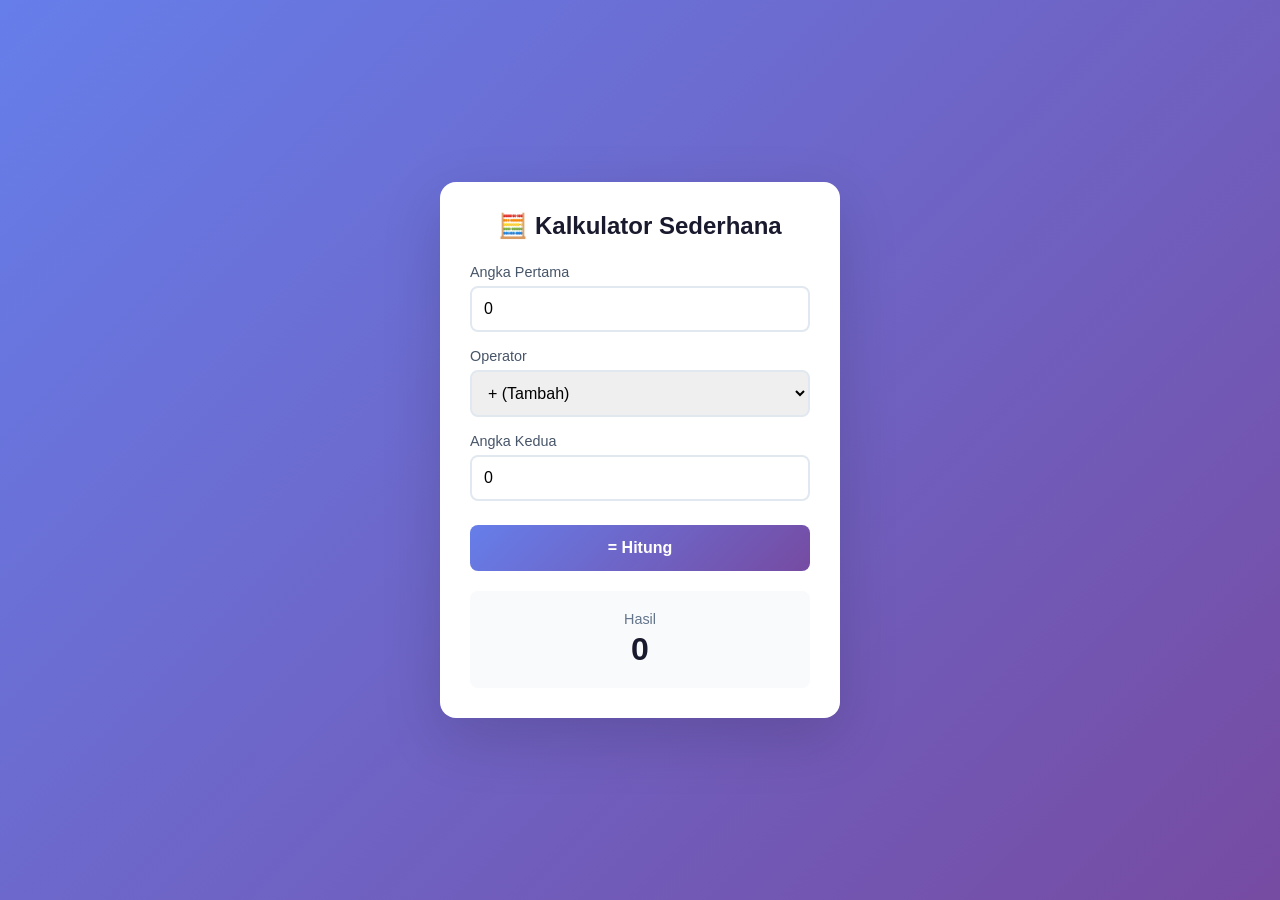
<file: prompting-fundamental/proyek/01-kalkulator/index.html>
<!DOCTYPE html>
<html lang="id">
<head>
  <meta charset="UTF-8">
  <meta name="viewport" content="width=device-width, initial-scale=1.0">
  <title>🧮 Kalkulator Sederhana</title>
  <style>
    * { margin: 0; padding: 0; box-sizing: border-box; }

    body {
      font-family: -apple-system, BlinkMacSystemFont, 'Segoe UI', Roboto, sans-serif;
      background: linear-gradient(135deg, #667eea 0%, #764ba2 100%);
      min-height: 100vh;
      display: flex;
      align-items: center;
      justify-content: center;
      padding: 20px;
    }

    .kalkulator {
      background: white;
      padding: 30px;
      border-radius: 16px;
      box-shadow: 0 20px 60px rgba(0, 0, 0, 0.15);
      width: 100%;
      max-width: 400px;
    }

    .kalkulator h1 {
      text-align: center;
      color: #1a1a2e;
      margin-bottom: 24px;
      font-size: 1.5em;
    }

    .input-group {
      margin-bottom: 16px;
    }

    .input-group label {
      display: block;
      margin-bottom: 6px;
      color: #475569;
      font-weight: 500;
      font-size: 0.9em;
    }

    .input-group input,
    .input-group select {
      width: 100%;
      padding: 12px;
      border: 2px solid #e2e8f0;
      border-radius: 8px;
      font-size: 16px;
      transition: border-color 0.2s;
    }

    .input-group input:focus,
    .input-group select:focus {
      outline: none;
      border-color: #667eea;
    }

    .operator-group {
      display: flex;
      gap: 8px;
    }

    .operator-group select {
      flex: 1;
    }

    .btn-hitung {
      width: 100%;
      padding: 14px;
      background: linear-gradient(135deg, #667eea 0%, #764ba2 100%);
      color: white;
      border: none;
      border-radius: 8px;
      font-size: 16px;
      font-weight: 600;
      cursor: pointer;
      transition: transform 0.2s, box-shadow 0.2s;
      margin-top: 8px;
    }

    .btn-hitung:hover {
      transform: translateY(-2px);
      box-shadow: 0 8px 20px rgba(102, 126, 234, 0.4);
    }

    .btn-hitung:active {
      transform: translateY(0);
    }

    .hasil-container {
      margin-top: 20px;
      padding: 20px;
      background: #f8fafc;
      border-radius: 8px;
      text-align: center;
    }

    .hasil-label {
      color: #64748b;
      font-size: 0.9em;
      margin-bottom: 4px;
    }

    .hasil-angka {
      font-size: 2em;
      font-weight: bold;
      color: #1a1a2e;
    }

    .hasil-angka.positif { color: #10b981; }
    .hasil-angka.negatif { color: #ef4444; }

    .error-message {
      color: #ef4444;
      font-size: 0.9em;
      margin-top: 8px;
      display: none;
    }

    .error-message.show {
      display: block;
    }

    /* Animasi */
    @keyframes fadeIn {
      from { opacity: 0; transform: translateY(10px); }
      to { opacity: 1; transform: translateY(0); }
    }

    .fade-in {
      animation: fadeIn 0.3s ease;
    }
  </style>
</head>
<body>
  <div class="kalkulator">
    <h1>🧮 Kalkulator Sederhana</h1>

    <!-- Input Angka 1 -->
    <div class="input-group">
      <label for="angka1">Angka Pertama</label>
      <input type="number" id="angka1" placeholder="Masukkan angka..." value="0">
    </div>

    <!-- Operator -->
    <div class="input-group">
      <label for="operator">Operator</label>
      <select id="operator">
        <option value="+">+ (Tambah)</option>
        <option value="-">− (Kurang)</option>
        <option value="*">× (Kali)</option>
        <option value="/">÷ (Bagi)</option>
      </select>
    </div>

    <!-- Input Angka 2 -->
    <div class="input-group">
      <label for="angka2">Angka Kedua</label>
      <input type="number" id="angka2" placeholder="Masukkan angka..." value="0">
    </div>

    <!-- Tombol Hitung -->
    <button class="btn-hitung" onclick="hitung()">= Hitung</button>

    <!-- Error Message -->
    <div class="error-message" id="errorMessage"></div>

    <!-- Hasil -->
    <div class="hasil-container fade-in" id="hasilContainer">
      <div class="hasil-label">Hasil</div>
      <div class="hasil-angka" id="hasilAngka">0</div>
    </div>
  </div>

  <script>
    // Fungsi validasi input
    function validasiInput(angka1, angka2) {
      if (angka1 === '' || angka2 === '') {
        return 'Input tidak boleh kosong!';
      }
      if (isNaN(angka1) || isNaN(angka2)) {
        return 'Input harus berupa angka!';
      }
      return null; // Tidak ada error
    }

    // Fungsi kalkulasi (fungsi murni untuk perhitungan)
    function kalkulasi(angka1, angka2, operator) {
      switch (operator) {
        case '+': return angka1 + angka2;
        case '-': return angka1 - angka2;
        case '*': return angka1 * angka2;
        case '/': 
          if (angka2 === 0) return 'Error: Pembagian dengan 0!';
          return angka1 / angka2;
        default: return 'Error: Operator tidak dikenal!';
      }
    }

    // Fungsi tampilkan hasil
    function tampilkanHasil(hasil) {
      const hasilElement = document.getElementById('hasilAngka');
      
      if (typeof hasil === 'string') {
        // Error message
        hasilElement.textContent = hasil;
        hasilElement.className = 'hasil-angka negatif';
      } else {
        // Format angka
        const formatted = Number.isInteger(hasil) ? hasil : hasil.toFixed(2);
        hasilElement.textContent = formatted;
        hasilElement.className = 'hasil-angka ' + (hasil < 0 ? 'negatif' : 'positif');
      }
    }

    // Fungsi utama
    function hitung() {
      // Ambil input
      const input1 = document.getElementById('angka1');
      const input2 = document.getElementById('angka2');
      const operator = document.getElementById('operator').value;
      const errorElement = document.getElementById('errorMessage');

      // Validasi
      const error = validasiInput(input1.value, input2.value);
      if (error) {
        errorElement.textContent = error;
        errorElement.classList.add('show');
        return;
      }

      errorElement.classList.remove('show');

      // Konversi ke number
      const angka1 = parseFloat(input1.value);
      const angka2 = parseFloat(input2.value);

      // Hitung
      const hasil = kalkulasi(angka1, angka2, operator);

      // Tampilkan
      tampilkanHasil(hasil);
    }

    // Event listener untuk Enter key
    document.addEventListener('keydown', function(e) {
      if (e.key === 'Enter') {
        hitung();
      }
    });
  </script>
</body>
</html>
</file>
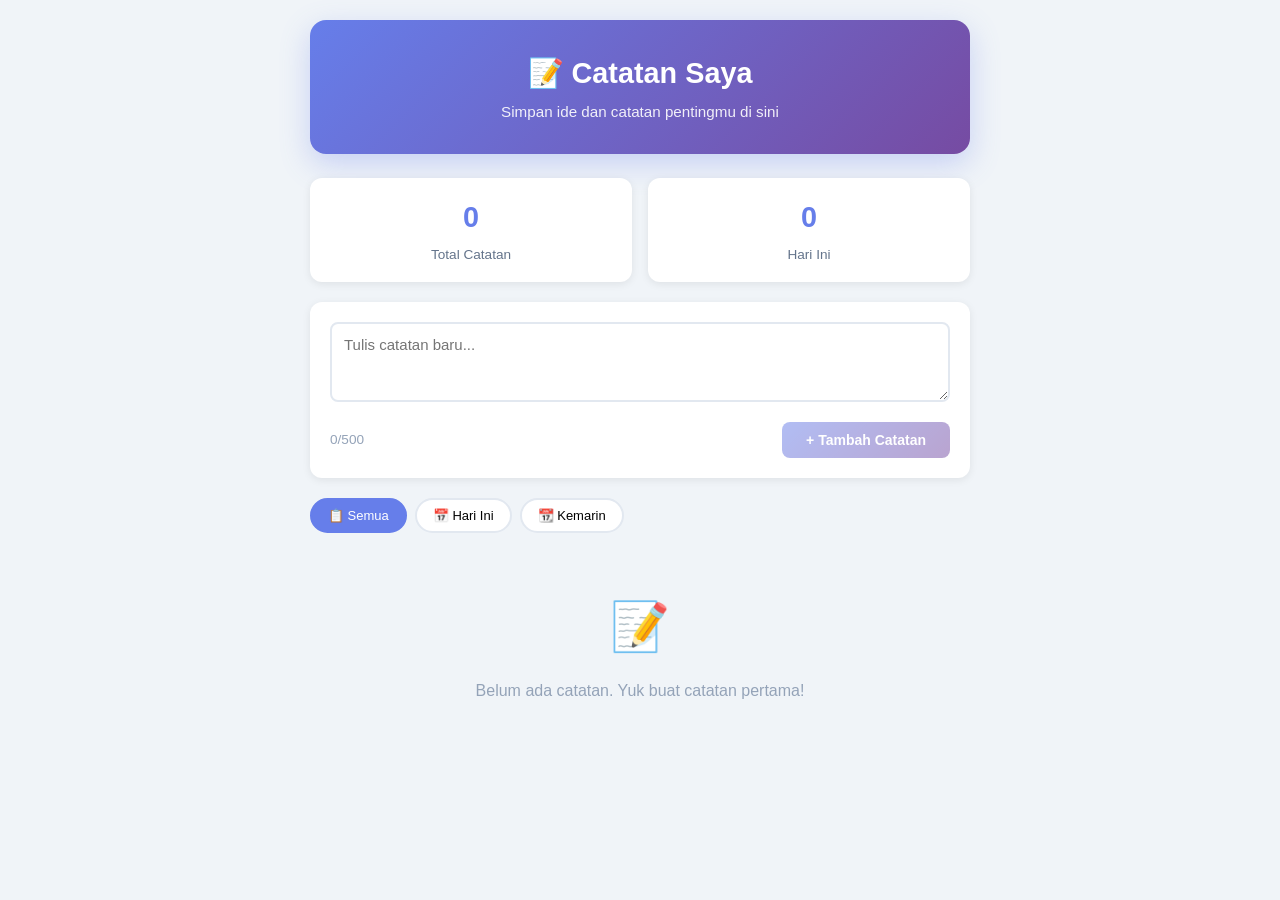
<file: prompting-fundamental/proyek/02-catatan/index.html>
<!DOCTYPE html>
<html lang="id">
<head>
  <meta charset="UTF-8">
  <meta name="viewport" content="width=device-width, initial-scale=1.0">
  <title>📝 Aplikasi Catatan</title>
  <style>
    * { margin: 0; padding: 0; box-sizing: border-box; }

    body {
      font-family: -apple-system, BlinkMacSystemFont, 'Segoe UI', Roboto, sans-serif;
      background: #f0f4f8;
      color: #1a1a2e;
      line-height: 1.6;
      min-height: 100vh;
    }

    .container {
      max-width: 700px;
      margin: 0 auto;
      padding: 20px;
    }

    /* Header */
    .header {
      text-align: center;
      padding: 30px 20px;
      background: linear-gradient(135deg, #667eea, #764ba2);
      border-radius: 16px;
      color: white;
      margin-bottom: 24px;
      box-shadow: 0 10px 30px rgba(102, 126, 234, 0.3);
    }

    .header h1 {
      font-size: 1.8em;
      margin-bottom: 4px;
    }

    .header .subtitle {
      opacity: 0.9;
      font-size: 0.95em;
    }

    /* Stats */
    .stats {
      display: flex;
      gap: 16px;
      margin-bottom: 20px;
    }

    .stat-card {
      flex: 1;
      background: white;
      padding: 16px;
      border-radius: 12px;
      text-align: center;
      box-shadow: 0 2px 8px rgba(0,0,0,0.08);
    }

    .stat-card .angka {
      font-size: 1.8em;
      font-weight: bold;
      color: #667eea;
    }

    .stat-card .label {
      font-size: 0.85em;
      color: #64748b;
      margin-top: 4px;
    }

    /* Input Area */
    .input-area {
      background: white;
      padding: 20px;
      border-radius: 12px;
      box-shadow: 0 2px 8px rgba(0,0,0,0.08);
      margin-bottom: 20px;
    }

    .input-area textarea {
      width: 100%;
      min-height: 80px;
      padding: 12px;
      border: 2px solid #e2e8f0;
      border-radius: 8px;
      font-family: inherit;
      font-size: 15px;
      resize: vertical;
      transition: border-color 0.2s;
    }

    .input-area textarea:focus {
      outline: none;
      border-color: #667eea;
    }

    .input-footer {
      display: flex;
      justify-content: space-between;
      align-items: center;
      margin-top: 12px;
    }

    .char-count {
      font-size: 0.85em;
      color: #94a3b8;
    }

    .btn-tambah {
      padding: 10px 24px;
      background: linear-gradient(135deg, #667eea, #764ba2);
      color: white;
      border: none;
      border-radius: 8px;
      font-size: 14px;
      font-weight: 600;
      cursor: pointer;
      transition: transform 0.2s, box-shadow 0.2s;
    }

    .btn-tambah:hover {
      transform: translateY(-1px);
      box-shadow: 0 4px 12px rgba(102, 126, 234, 0.4);
    }

    .btn-tambah:disabled {
      opacity: 0.5;
      cursor: not-allowed;
      transform: none;
    }

    /* Filter */
    .filter-area {
      display: flex;
      gap: 8px;
      margin-bottom: 16px;
      flex-wrap: wrap;
    }

    .btn-filter {
      padding: 8px 16px;
      border: 2px solid #e2e8f0;
      background: white;
      border-radius: 20px;
      cursor: pointer;
      font-size: 13px;
      transition: all 0.2s;
    }

    .btn-filter:hover {
      border-color: #667eea;
      color: #667eea;
    }

    .btn-filter.active {
      background: #667eea;
      color: white;
      border-color: #667eea;
    }

    /* Catatan List */
    .catatan-list {
      display: flex;
      flex-direction: column;
      gap: 12px;
    }

    .catatan-card {
      background: white;
      padding: 16px;
      border-radius: 12px;
      box-shadow: 0 2px 8px rgba(0,0,0,0.08);
      animation: slideIn 0.3s ease;
      border-left: 4px solid #667eea;
    }

    @keyframes slideIn {
      from { opacity: 0; transform: translateY(-10px); }
      to { opacity: 1; transform: translateY(0); }
    }

    .catatan-card .teks {
      font-size: 15px;
      margin-bottom: 8px;
      word-wrap: break-word;
      cursor: pointer;
    }

    .catatan-card .teks.edit-mode {
      display: none;
    }

    .catatan-card .edit-input {
      display: none;
    }

    .catatan-card .edit-input.show {
      display: block;
    }

    .catatan-card .edit-input textarea {
      width: 100%;
      min-height: 60px;
      padding: 8px;
      border: 2px solid #667eea;
      border-radius: 6px;
      font-family: inherit;
      font-size: 14px;
      resize: vertical;
    }

    .catatan-card .meta {
      display: flex;
      justify-content: space-between;
      align-items: center;
      font-size: 0.85em;
      color: #94a3b8;
    }

    .catatan-card .actions {
      display: flex;
      gap: 8px;
    }

    .catatan-card .actions button {
      padding: 4px 12px;
      border: none;
      border-radius: 6px;
      cursor: pointer;
      font-size: 12px;
      font-weight: 600;
      transition: all 0.2s;
    }

    .btn-edit {
      background: #e0e7ff;
      color: #4338ca;
    }

    .btn-edit:hover { background: #c7d2fe; }

    .btn-hapus {
      background: #fee2e2;
      color: #dc2626;
    }

    .btn-hapus:hover { background: #fecaca; }

    .btn-simpan-edit {
      background: #10b981;
      color: white;
    }

    .btn-simpan-edit:hover { background: #059669; }

    .btn-batal-edit {
      background: #e2e8f0;
      color: #475569;
    }

    /* Empty State */
    .empty-state {
      text-align: center;
      padding: 40px 20px;
      color: #94a3b8;
    }

    .empty-state .icon {
      font-size: 3em;
      margin-bottom: 12px;
    }

    /* Responsive */
    @media (max-width: 600px) {
      .stats { flex-direction: column; }
      .container { padding: 12px; }
    }
  </style>
</head>
<body>
  <div class="container">
    <!-- Header -->
    <div class="header">
      <h1>📝 Catatan Saya</h1>
      <p class="subtitle">Simpan ide dan catatan pentingmu di sini</p>
    </div>

    <!-- Stats -->
    <div class="stats">
      <div class="stat-card">
        <div class="angka" id="totalCatatan">0</div>
        <div class="label">Total Catatan</div>
      </div>
      <div class="stat-card">
        <div class="angka" id="hariIni">0</div>
        <div class="label">Hari Ini</div>
      </div>
    </div>

    <!-- Input -->
    <div class="input-area">
      <textarea id="inputCatatan" placeholder="Tulis catatan baru..." maxlength="500" oninput="updateCharCount()"></textarea>
      <div class="input-footer">
        <span class="char-count"><span id="charCount">0</span>/500</span>
        <button class="btn-tambah" id="btnTambah" onclick="tambahCatatan()">+ Tambah Catatan</button>
      </div>
    </div>

    <!-- Filter -->
    <div class="filter-area">
      <button class="btn-filter active" onclick="filterCatatan('semua', this)">📋 Semua</button>
      <button class="btn-filter" onclick="filterCatatan('hariini', this)">📅 Hari Ini</button>
      <button class="btn-filter" onclick="filterCatatan('kemarin', this)">📆 Kemarin</button>
    </div>

    <!-- Daftar Catatan -->
    <div class="catatan-list" id="catatanList">
      <div class="empty-state">
        <div class="icon">📝</div>
        <p>Belum ada catatan. Yuk buat catatan pertama!</p>
      </div>
    </div>
  </div>

  <script>
    // ==================== STATE MANAGEMENT ====================
    const State = {
      catatan: [],
      filter: 'semua',

      init() {
        this.catatan = this.loadData();
        this.render();
      },

      tambah(teks) {
        const now = new Date();
        const catatanBaru = {
          id: Date.now(),
          teks: teks,
          createdAt: now.toISOString(),
          updatedAt: now.toISOString()
        };
        this.catatan.unshift(catatanBaru);
        this.simpanData();
        this.render();
      },

      hapus(id) {
        this.catatan = this.catatan.filter(c => c.id !== id);
        this.simpanData();
        this.render();
      },

      edit(id, teksBaru) {
        const catatan = this.catatan.find(c => c.id === id);
        if (catatan) {
          catatan.teks = teksBaru;
          catatan.updatedAt = new Date().toISOString();
          this.simpanData();
          this.render();
        }
      },

      simpanData() {
        localStorage.setItem('catatanApp', JSON.stringify(this.catatan));
      },

      loadData() {
        const data = localStorage.getItem('catatanApp');
        return data ? JSON.parse(data) : [];
      },

      getFilteredData() {
        const today = new Date();
        const yesterday = new Date(today);
        yesterday.setDate(yesterday.getDate() - 1);

        const todayStr = today.toDateString();
        const yesterdayStr = yesterday.toDateString();

        switch (this.filter) {
          case 'hariini':
            return this.catatan.filter(c => new Date(c.createdAt).toDateString() === todayStr);
          case 'kemarin':
            return this.catatan.filter(c => new Date(c.createdAt).toDateString() === yesterdayStr);
          default:
            return this.catatan;
        }
      },

      render() {
        renderStats();
        renderCatatan();
      }
    };

    // ==================== FUNGSI RENDER ====================

    function renderStats() {
      const total = State.catatan.length;
      const today = new Date().toDateString();
      const hariIni = State.catatan.filter(c => new Date(c.createdAt).toDateString() === today).length;

      document.getElementById('totalCatatan').textContent = total;
      document.getElementById('hariIni').textContent = hariIni;
    }

    function renderCatatan() {
      const list = document.getElementById('catatanList');
      const filteredData = State.getFilteredData();

      if (filteredData.length === 0) {
        list.innerHTML = `
          <div class="empty-state">
            <div class="icon">📝</div>
            <p>${State.catatan.length === 0 ? 'Belum ada catatan. Yuk buat catatan pertama!' : 'Tidak ada catatan untuk filter ini.'}</p>
          </div>
        `;
        return;
      }

      list.innerHTML = filteredData.map(catatan => `
        <div class="catatan-card" id="card-${catatan.id}">
          <div class="teks" id="teks-${catatan.id}">${escapeHtml(catatan.teks)}</div>

          <div class="edit-input" id="edit-${catatan.id}">
            <textarea id="editText-${catatan.id}">${escapeHtml(catatan.teks)}</textarea>
            <div style="display:flex; gap:8px; margin-top:8px;">
              <button class="btn-simpan-edit" onclick="simpanEdit(${catatan.id})">💾 Simpan</button>
              <button class="btn-batal-edit" onclick="batalEdit(${catatan.id})">✕ Batal</button>
            </div>
          </div>

          <div class="meta">
            <span>${formatTanggal(catatan.createdAt)}</span>
            <div class="actions">
              <button class="btn-edit" onclick="mulaiEdit(${catatan.id})">✏️ Edit</button>
              <button class="btn-hapus" onclick="hapusCatatan(${catatan.id})">🗑️ Hapus</button>
            </div>
          </div>
        </div>
      `).join('');
    }

    // ==================== FUNGSI UTILITAS ====================

    function escapeHtml(teks) {
      const div = document.createElement('div');
      div.textContent = teks;
      return div.innerHTML;
    }

    function formatTanggal(dateStr) {
      const date = new Date(dateStr);
      const hari = ['Minggu', 'Senin', 'Selasa', 'Rabu', 'Kamis', 'Jumat', 'Sabtu'];
      const bulan = ['Jan', 'Feb', 'Mar', 'Apr', 'Mei', 'Jun', 'Jul', 'Agu', 'Sep', 'Okt', 'Nov', 'Des'];

      const namaHari = hari[date.getDay()];
      const tgl = date.getDate();
      const bln = bulan[date.getMonth()];
      const tahun = date.getFullYear();
      const jam = date.getHours().toString().padStart(2, '0');
      const menit = date.getMinutes().toString().padStart(2, '0');

      return `${namaHari}, ${tgl} ${bln} ${tahun} · ${jam}:${menit}`;
    }

    function updateCharCount() {
      const count = document.getElementById('inputCatatan').value.length;
      document.getElementById('charCount').textContent = count;
      document.getElementById('btnTambah').disabled = count === 0;
    }

    // ==================== FUNGSI CRUD ====================

    function tambahCatatan() {
      const input = document.getElementById('inputCatatan');
      const teks = input.value.trim();

      if (teks === '') return;

      State.tambah(teks);
      input.value = '';
      updateCharCount();
    }

    function hapusCatatan(id) {
      if (confirm('Hapus catatan ini?')) {
        State.hapus(id);
      }
    }

    function mulaiEdit(id) {
      document.getElementById(`teks-${id}`).style.display = 'none';
      document.getElementById(`edit-${id}`).classList.add('show');
    }

    function simpanEdit(id) {
      const teksBaru = document.getElementById(`editText-${id}`).value.trim();
      if (teksBaru === '') return;

      State.edit(id, teksBaru);
    }

    function batalEdit(id) {
      document.getElementById(`teks-${id}`).style.display = 'block';
      document.getElementById(`edit-${id}`).classList.remove('show');
    }

    function filterCatatan(filter, btn) {
      State.filter = filter;
      
      // Update active button
      document.querySelectorAll('.btn-filter').forEach(b => b.classList.remove('active'));
      btn.classList.add('active');

      State.render();
    }

    // ==================== INITIALIZATION ====================
    document.addEventListener('DOMContentLoaded', () => {
      State.init();
      updateCharCount();
    });

    // Enter to add
    document.addEventListener('keydown', (e) => {
      if (e.key === 'Enter' && !e.shiftKey) {
        const textarea = document.getElementById('inputCatatan');
        if (document.activeElement === textarea) {
          e.preventDefault();
          tambahCatatan();
        }
      }
    });
  </script>
</body>
</html>
</file>
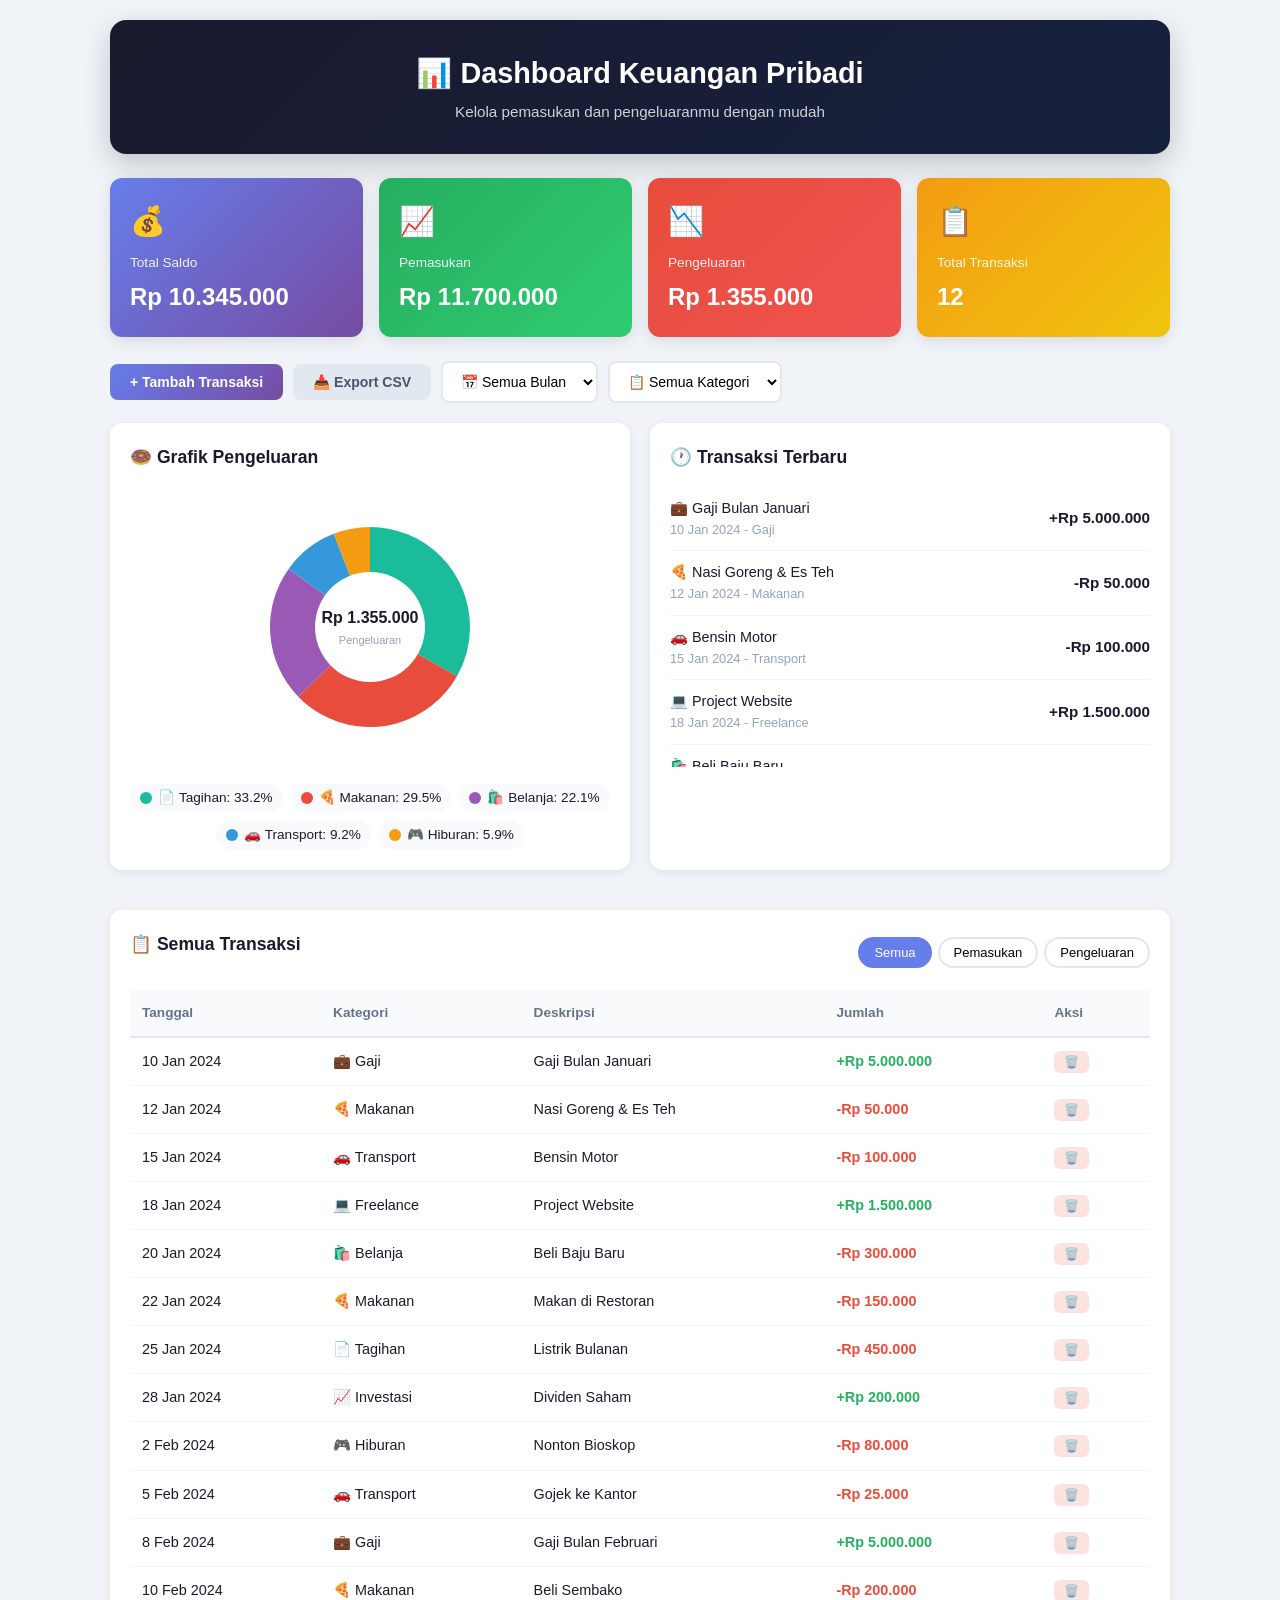
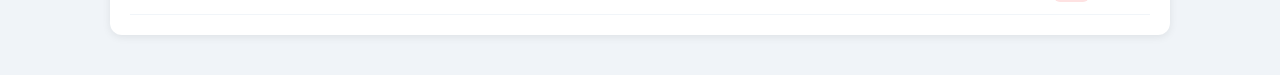
<file: prompting-fundamental/proyek/03-dashboard-keuangan/index.html>
<!DOCTYPE html>
<html lang="id">
<head>
  <meta charset="UTF-8">
  <meta name="viewport" content="width=device-width, initial-scale=1.0">
  <title>📊 Dashboard Keuangan</title>
  <link rel="stylesheet" href="css/style.css">
</head>
<body>
  <div class="container">
    <!-- Header -->
    <header class="header">
      <h1>📊 Dashboard Keuangan Pribadi</h1>
      <p>Kelola pemasukan dan pengeluaranmu dengan mudah</p>
    </header>

    <!-- Ringkasan -->
    <section class="ringkasan" id="ringkasan">
      <div class="kartu-ringkasan" style="background: linear-gradient(135deg, #667eea, #764ba2);">
        <div class="kartu-icon">💰</div>
        <div class="kartu-label">Total Saldo</div>
        <div class="kartu-angka" id="totalSaldo">Rp 0</div>
      </div>
      <div class="kartu-ringkasan" style="background: linear-gradient(135deg, #27AE60, #2ECC71);">
        <div class="kartu-icon">📈</div>
        <div class="kartu-label">Pemasukan</div>
        <div class="kartu-angka" id="totalPemasukan">Rp 0</div>
      </div>
      <div class="kartu-ringkasan" style="background: linear-gradient(135deg, #E74C3C, #EF5350);">
        <div class="kartu-icon">📉</div>
        <div class="kartu-label">Pengeluaran</div>
        <div class="kartu-angka" id="totalPengeluaran">Rp 0</div>
      </div>
      <div class="kartu-ringkasan" style="background: linear-gradient(135deg, #F39C12, #F1C40F);">
        <div class="kartu-icon">📋</div>
        <div class="kartu-label">Total Transaksi</div>
        <div class="kartu-angka" id="totalTransaksi">0</div>
      </div>
    </section>

    <!-- Aksi Cepat -->
    <section class="aksi-cepat">
      <button class="btn btn-primary" onclick="toggleForm()">+ Tambah Transaksi</button>
      <button class="btn btn-secondary" onclick="State.exportCSV()">📥 Export CSV</button>
      <select class="filter-select" id="filterBulan" onchange="State.applyFilter()"></select>
      <select class="filter-select" id="filterKategori" onchange="State.applyFilter()"></select>
    </section>

    <!-- Form Tambah Transaksi -->
    <section class="form-section" id="formSection" style="display:none;">
      <div class="card">
        <h3>Tambah Transaksi Baru</h3>
        <form id="formTransaksi" onsubmit="return tambahTransaksi(event)">
          <div class="form-row">
            <div class="form-group">
              <label for="inputTanggal">Tanggal</label>
              <input type="date" id="inputTanggal" required>
            </div>
            <div class="form-group">
              <label for="inputTipe">Tipe</label>
              <select id="inputTipe" required>
                <option value="pemasukan">📈 Pemasukan</option>
                <option value="pengeluaran">📉 Pengeluaran</option>
              </select>
            </div>
          </div>
          <div class="form-row">
            <div class="form-group">
              <label for="inputKategori">Kategori</label>
              <select id="inputKategori" required></select>
            </div>
            <div class="form-group">
              <label for="inputJumlah">Jumlah (Rp)</label>
              <input type="number" id="inputJumlah" min="0" required>
            </div>
          </div>
          <div class="form-group">
            <label for="inputDeskripsi">Deskripsi</label>
            <input type="text" id="inputDeskripsi" placeholder="Mis: Gaji bulan Januari" required>
          </div>
          <div class="form-actions">
            <button type="submit" class="btn btn-primary">💾 Simpan</button>
            <button type="button" class="btn btn-secondary" onclick="toggleForm()">✕ Batal</button>
          </div>
        </form>
      </div>
    </section>

    <!-- Grafik & Transaksi Terbaru -->
    <section class="dual-section">
      <div class="card" style="flex:1;">
        <h3>🍩 Grafik Pengeluaran</h3>
        <canvas id="grafikChart" width="280" height="280"></canvas>
        <div id="grafikLegenda"></div>
      </div>
      <div class="card" style="flex:1;">
        <h3>🕐 Transaksi Terbaru</h3>
        <div id="transaksiTerbaru">
          <p class="text-muted">Belum ada transaksi.</p>
        </div>
      </div>
    </section>

    <!-- Tabel Transaksi -->
    <section class="card">
      <div class="tabel-header">
        <h3>📋 Semua Transaksi</h3>
        <div class="tabel-filter">
          <button class="btn-filter active" data-filter="semua" onclick="State.setFilter('semua', this)">Semua</button>
          <button class="btn-filter" data-filter="pemasukan" onclick="State.setFilter('pemasukan', this)">Pemasukan</button>
          <button class="btn-filter" data-filter="pengeluaran" onclick="State.setFilter('pengeluaran', this)">Pengeluaran</button>
        </div>
      </div>
      <div class="tabel-wrapper">
        <table class="tabel">
          <thead>
            <tr>
              <th>Tanggal</th>
              <th>Kategori</th>
              <th>Deskripsi</th>
              <th>Jumlah</th>
              <th>Aksi</th>
            </tr>
          </thead>
          <tbody id="tabelBody"></tbody>
        </table>
      </div>
      <div id="emptyState" class="empty-state">
        <div class="empty-icon">📊</div>
        <p>Belum ada transaksi. Yuk catat keuanganmu!</p>
      </div>
    </section>
  </div>

  <script src="js/data.js"></script>
  <script src="js/utils.js"></script>
  <script src="js/components.js"></script>
  <script src="js/app.js"></script>
</body>
</html>
</file>
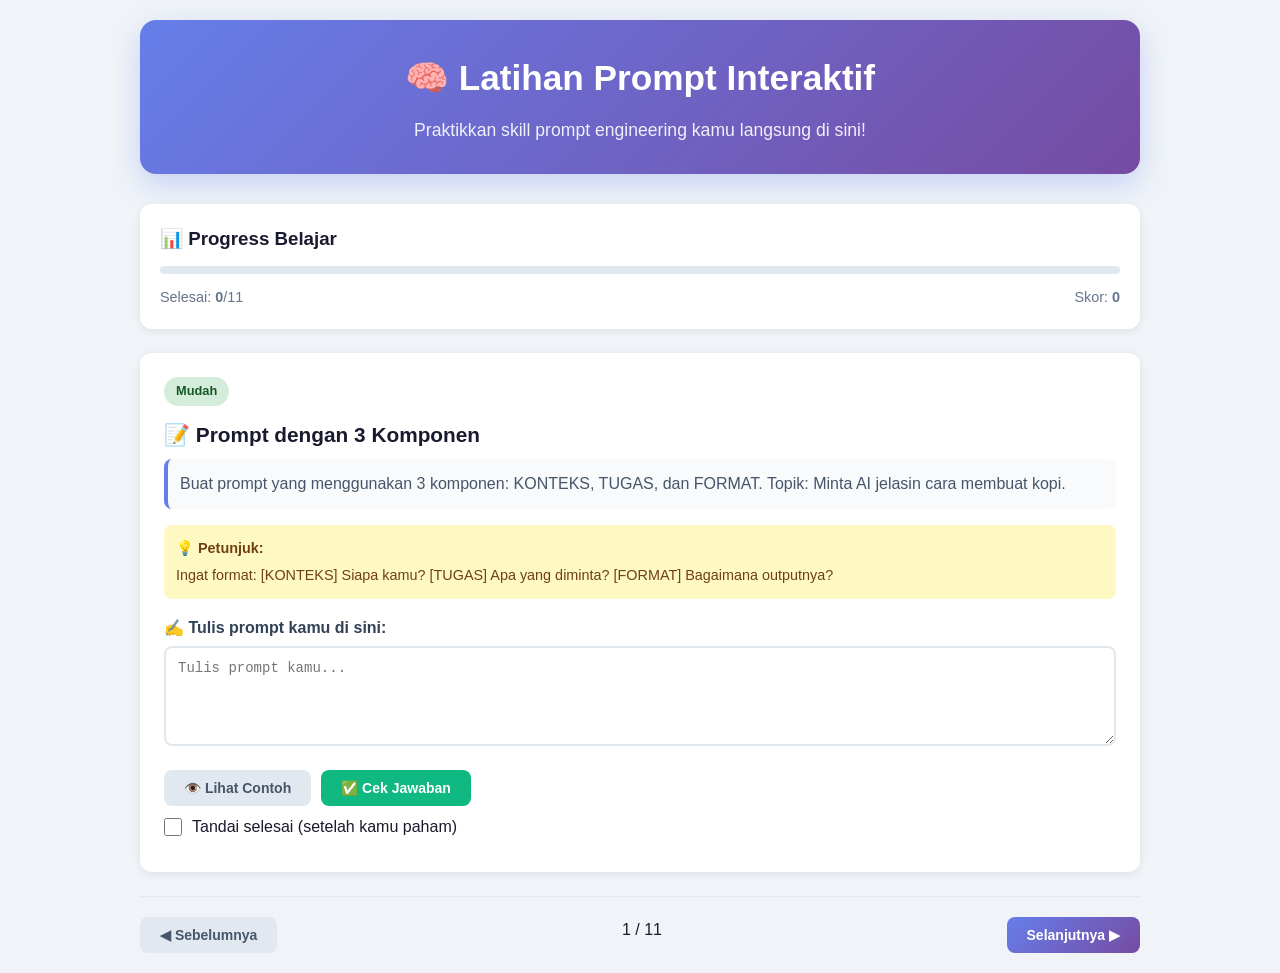
<file: prompting-fundamental/latihan-prompt-interaktif.html>
<!doctype html>
<html lang="id">
    <head>
        <meta charset="UTF-8" />
        <meta name="viewport" content="width=device-width, initial-scale=1.0" />
        <title>🧠 Latihan Prompt Interaktif</title>
        <style>
            * {
                margin: 0;
                padding: 0;
                box-sizing: border-box;
            }
            body {
                font-family:
                    -apple-system, BlinkMacSystemFont, "Segoe UI", Roboto,
                    sans-serif;
                background: #f0f4f8;
                color: #1a1a2e;
                line-height: 1.6;
                padding: 20px;
            }
            .container {
                max-width: 1000px;
                margin: 0 auto;
            }
            .header {
                text-align: center;
                padding: 30px 20px;
                background: linear-gradient(135deg, #667eea 0%, #764ba2 100%);
                border-radius: 16px;
                color: white;
                margin-bottom: 30px;
                box-shadow: 0 10px 30px rgba(102, 126, 234, 0.3);
            }
            .header h1 {
                font-size: 2.2em;
                margin-bottom: 10px;
            }
            .header p {
                opacity: 0.9;
                font-size: 1.1em;
            }
            .progress-section {
                background: white;
                border-radius: 12px;
                padding: 20px;
                margin-bottom: 24px;
                box-shadow: 0 2px 8px rgba(0, 0, 0, 0.08);
            }
            .progress-bar {
                height: 8px;
                background: #e2e8f0;
                border-radius: 4px;
                overflow: hidden;
                margin: 12px 0;
            }
            .progress-fill {
                height: 100%;
                background: linear-gradient(90deg, #667eea, #764ba2);
                border-radius: 4px;
                transition: width 0.5s ease;
                width: 0%;
            }
            .progress-stats {
                display: flex;
                justify-content: space-between;
                color: #64748b;
                font-size: 0.9em;
            }
            .soal-card {
                background: white;
                border-radius: 12px;
                padding: 24px;
                margin-bottom: 20px;
                box-shadow: 0 2px 8px rgba(0, 0, 0, 0.08);
                transition: transform 0.2s;
                display: none;
            }
            .soal-card.active {
                display: block;
                animation: fadeIn 0.4s ease;
            }
            @keyframes fadeIn {
                from {
                    opacity: 0;
                    transform: translateY(20px);
                }
                to {
                    opacity: 1;
                    transform: translateY(0);
                }
            }
            .badge {
                display: inline-block;
                padding: 4px 12px;
                border-radius: 20px;
                font-size: 0.8em;
                font-weight: 600;
                margin-bottom: 12px;
            }
            .badge-mudah {
                background: #d4edda;
                color: #155724;
            }
            .badge-sedang {
                background: #fff3cd;
                color: #856404;
            }
            .badge-sulit {
                background: #f8d7da;
                color: #721c24;
            }
            .soal-card h3 {
                font-size: 1.3em;
                margin-bottom: 8px;
                color: #1a1a2e;
            }
            .soal-desc {
                color: #475569;
                margin-bottom: 16px;
                padding: 12px;
                background: #f8fafc;
                border-radius: 8px;
                border-left: 4px solid #667eea;
            }
            .soal-hint {
                background: #fef9c3;
                padding: 12px;
                border-radius: 8px;
                margin-bottom: 16px;
                font-size: 0.9em;
                color: #713f12;
            }
            .soal-hint strong {
                display: block;
                margin-bottom: 4px;
            }
            .prompt-area {
                margin: 16px 0;
            }
            .prompt-area label {
                display: block;
                font-weight: 600;
                margin-bottom: 6px;
                color: #334155;
            }
            .prompt-area textarea {
                width: 100%;
                min-height: 100px;
                padding: 12px;
                border: 2px solid #e2e8f0;
                border-radius: 8px;
                font-family: "Courier New", monospace;
                font-size: 14px;
                resize: vertical;
                transition: border-color 0.2s;
            }
            .prompt-area textarea:focus {
                outline: none;
                border-color: #667eea;
            }
            .btn-group {
                display: flex;
                gap: 10px;
                flex-wrap: wrap;
                margin-top: 16px;
            }
            .btn {
                padding: 10px 20px;
                border: none;
                border-radius: 8px;
                font-size: 14px;
                font-weight: 600;
                cursor: pointer;
                transition: all 0.2s;
            }
            .btn-primary {
                background: linear-gradient(135deg, #667eea, #764ba2);
                color: white;
            }
            .btn-primary:hover {
                transform: translateY(-1px);
                box-shadow: 0 4px 12px rgba(102, 126, 234, 0.4);
            }
            .btn-secondary {
                background: #e2e8f0;
                color: #475569;
            }
            .btn-secondary:hover {
                background: #cbd5e1;
            }
            .btn-success {
                background: #10b981;
                color: white;
            }
            .btn-success:hover {
                background: #059669;
            }
            .btn-warning {
                background: #f59e0b;
                color: white;
            }
            .btn-warning:hover {
                background: #d97706;
            }
            .feedback {
                margin-top: 16px;
                padding: 16px;
                border-radius: 8px;
                display: none;
            }
            .feedback.show {
                display: block;
                animation: fadeIn 0.3s ease;
            }
            .feedback-baik {
                background: #d4edda;
                border: 1px solid #c3e6cb;
                color: #155724;
            }
            .feedback-kurang {
                background: #fff3cd;
                border: 1px solid #ffeeba;
                color: #856404;
            }
            .feedback p {
                margin-bottom: 8px;
            }
            .feedback ul {
                margin-left: 20px;
            }
            .jawaban {
                margin-top: 12px;
                padding: 12px;
                background: #1e293b;
                color: #e2e8f0;
                border-radius: 8px;
                font-family: "Courier New", monospace;
                font-size: 13px;
                white-space: pre-wrap;
                display: none;
            }
            .jawaban.show {
                display: block;
            }
            .nav-buttons {
                display: flex;
                justify-content: space-between;
                margin-top: 24px;
                padding-top: 20px;
                border-top: 1px solid #e2e8f0;
            }
            .score-container {
                text-align: center;
                padding: 40px 20px;
                display: none;
            }
            .score-container.show {
                display: block;
                animation: fadeIn 0.6s ease;
            }
            .score-circle {
                width: 120px;
                height: 120px;
                border-radius: 50%;
                background: linear-gradient(135deg, #667eea, #764ba2);
                display: flex;
                align-items: center;
                justify-content: center;
                margin: 20px auto;
                color: white;
                font-size: 2.5em;
                font-weight: bold;
            }
            .ceklis-item {
                display: flex;
                align-items: center;
                gap: 10px;
                padding: 8px 0;
            }
            .ceklis-item input[type="checkbox"] {
                width: 18px;
                height: 18px;
                accent-color: #667eea;
            }
            .ceklis-item label {
                cursor: pointer;
            }
            .ceklis-item.selesai label {
                text-decoration: line-through;
                color: #94a3b8;
            }
            @media (max-width: 600px) {
                .header h1 {
                    font-size: 1.5em;
                }
                .soal-card {
                    padding: 16px;
                }
                .btn {
                    width: 100%;
                }
            }
        </style>
    </head>
    <body>
        <div class="container">
            <div class="header">
                <h1>🧠 Latihan Prompt Interaktif</h1>
                <p>
                    Praktikkan skill prompt engineering kamu langsung di sini!
                </p>
            </div>
            <div class="progress-section">
                <h3>📊 Progress Belajar</h3>
                <div class="progress-bar">
                    <div class="progress-fill" id="progressFill"></div>
                </div>
                <div class="progress-stats">
                    <span
                        >Selesai: <strong id="selesaiCount">0</strong>/<span
                            id="totalSoal"
                            >11</span
                        ></span
                    >
                    <span>Skor: <strong id="skorDisplay">0</strong></span>
                </div>
            </div>
            <div id="soalContainer"></div>
            <div class="score-container" id="scoreContainer">
                <h2>🎉 Selamat! Kamu sudah menyelesaikan semua latihan!</h2>
                <div class="score-circle" id="scoreCircle">0%</div>
                <p id="scoreMessage">Terus berlatih biar makin jago!</p>
                <button class="btn btn-primary" onclick="resetLatihan()">
                    🔄 Ulangi Latihan
                </button>
            </div>
        </div>
        <script>
            const soalData = [
                {
                    id: 1,
                    title: "📝 Prompt dengan 3 Komponen",
                    level: "Mudah",
                    levelClass: "badge-mudah",
                    desc: "Buat prompt yang menggunakan 3 komponen: KONTEKS, TUGAS, dan FORMAT. Topik: Minta AI jelasin cara membuat kopi.",
                    hint: "Ingat format: [KONTEKS] Siapa kamu? [TUGAS] Apa yang diminta? [FORMAT] Bagaimana outputnya?",
                    jawabanContoh:
                        "[KONTEKS]\nSaya pemula yang baru pertama kali mau bikin kopi sendiri.\n\n[TUGAS]\nJelaskan langkah-langkah membuat kopi tubruk yang enak.\n\n[FORMAT]\n1. Daftar bahan dan alat\n2. Langkah-langkah (step by step)\n3. Tips tambahan (2-3 tips)",
                },
                {
                    id: 2,
                    title: "🎭 Persona Pattern",
                    level: "Mudah",
                    levelClass: "badge-mudah",
                    desc: "Buat prompt menggunakan Persona Pattern. Minta AI menjelaskan konsep 'Variable' di JavaScript, tapi AI harus berperan sebagai guru SD yang suka pakai analogi.",
                    hint: "Mulai dengan: 'Kamu adalah... yang...' lalu jelaskan tugasnya.",
                    jawabanContoh:
                        "Kamu adalah guru SD yang sabar dan suka menggunakan analogi dari dunia mainan.\n\nJelaskan apa itu 'Variable' di JavaScript padaku, murid kelas 5 SD.\n\nGunakan bahasa yang sangat sederhana dan berikan 1 analogi yang mudah diingat.",
                },
                {
                    id: 3,
                    title: "🧮 Chain-of-Thought (CoT)",
                    level: "Sedang",
                    levelClass: "badge-sedang",
                    desc: "Buat prompt yang meminta AI menjelaskan LANGKAH DEMI LANGKAH cara menghitung diskon 20% untuk barang seharga Rp150.000. Jangan langsung kasih jawaban!",
                    hint: "Gunakan kata-kata: 'Jelaskan langkah demi langkah...' atau 'Pertama-tama...'",
                    jawabanContoh:
                        "Jelaskan langkah demi langkah cara menghitung diskon 20% untuk barang seharga Rp150.000.\n\nLangkah 1: ...\nLangkah 2: ...\nLangkah 3: ...\n\nSetelah semua langkah, baru berikan jawaban akhirnya.",
                },
                {
                    id: 4,
                    title: "📋 Few-Shot Prompting",
                    level: "Sedang",
                    levelClass: "badge-sedang",
                    desc: "Buat prompt dengan memberikan 2 CONTOH format output. Topik: Minta AI membuat 3 soal matematika untuk anak SD. Format setiap soal harus punya: Soal + Jawaban.",
                    hint: "Kasih 1-2 contoh format yang kamu mau, lalu minta AI bikin dengan format yang sama.",
                    jawabanContoh:
                        "Buatkan 3 soal matematika untuk anak SD dengan format seperti contoh di bawah:\n\nContoh 1:\nSoal: Budi punya 5 apel. Ibu memberi 3 apel lagi. Berapa apel Budi sekarang?\nJawaban: 8 apel\n\nContoh 2:\nSoal: Ada 12 kue dibagi ke 4 anak sama rata. Berapa kue per anak?\nJawaban: 3 kue\n\nSekarang buat 3 soal dengan format yang sama: Soal + Jawaban.",
                },
                {
                    id: 5,
                    title: "🔍 Self-Correction",
                    level: "Sedang",
                    levelClass: "badge-sedang",
                    desc: "Buat prompt untuk minta AI membuat function hitung diskon, lalu SETELAH itu minta AI memeriksa jawabannya sendiri. Topik: function hitungDiskon(harga, persen). Minta AI cek dengan test case: hitungDiskon(100000, 20) harus 80000.",
                    hint: "Gunakan format: [Tugas] → [Setelah selesai, periksa kembali...] → [Perbaiki jika ada masalah]",
                    jawabanContoh:
                        "Buatkan function JavaScript hitungDiskon(harga, persen).\n\nSetelah selesai, periksa kembali:\n1. Test: hitungDiskon(100000, 20) → harus 80000\n2. Test: hitungDiskon(50000, 0) → harus 50000\n3. Apakah function handle diskon 100%?\n4. Apakah function handle harga negatif?\n\nPerbaiki jika ada yang salah sebelum memberikan jawaban akhir.",
                },
                {
                    id: 6,
                    title: "⛓️ Prompt Chaining",
                    level: "Sedang",
                    levelClass: "badge-sedang",
                    desc: "Buat 3 PROMPT BERTAHAP (chaining) untuk membuat aplikasi kalkulator. LANGKAH 1: minta desain/arsitektur. LANGKAH 2: minta HTML structure. LANGKAH 3: minta CSS + JavaScript.",
                    hint: "Jangan minta semuanya dalam 1 prompt. Pecah jadi 3 langkah terpisah, setiap langkah hanya 1 tanggung jawab.",
                    jawabanContoh:
                        'LANGKAH 1:\n"Saya mau bikin kalkulator. Bantu desain dulu:\n1. Fitur apa saja yang diperlukan?\n2. Bagaimana struktur HTML-nya?\n3. Function JS apa saja yang perlu ada?"\n\nLANGKAH 2:\n"Berdasarkan desain di atas, buatkan struktur HTML untuk kalkulator."\n\nLANGKAH 3:\n"Sekarang tambahkan CSS styling (modern, warna biru) dan JavaScript logic untuk fitur kalkulator."',
                },
                {
                    id: 7,
                    title: "📄 XML Tagging",
                    level: "Sulit",
                    levelClass: "badge-sulit",
                    desc: "Buat prompt menggunakan XML TAGS untuk minta AI membuat daftar 3 hobi. Gunakan tag: <instructions>, <context>, <output_format>, dan <examples>.",
                    hint: "Bungkus setiap bagian dalam tag XML: <instructions>...</instructions>, <context>...</context>, <output_format>...</output_format>",
                    jawabanContoh:
                        "<instructions>\n  Buatkan daftar 3 hobi yang direkomendasikan untuk pemula.\n</instructions>\n\n<context>\n  Saya punya banyak waktu luang di akhir pekan.\n  Saya suka kegiatan yang tidak butuh banyak alat.\n</context>\n\n<output_format>\n  Berikan dalam format:\n  | No | Hobi | Alasan | Biaya |\n  |----|------|--------|-------|\n  | 1  | ...  | ...    | ...   |\n</output_format>\n\n<examples>\n  <example>\n    Hobi: Membaca\n    Alasan: Melatih imajinasi dan menambah pengetahuan\n  </example>\n</examples>",
                },
                {
                    id: 8,
                    title: "🔄 Iterative Refinement",
                    level: "Sedang",
                    levelClass: "badge-sedang",
                    desc: "Buat PROMPT PERTAMA untuk minta AI bikin halaman HTML dengan 3 tombol (Merah, Kuning, Hijau). Lalu di prompt seperti apa untuk minta perbaikan (tambah efek hover)?",
                    hint: "Pertama minta yang sederhana dulu. Baru minta perbaikan spesifik.",
                    jawabanContoh:
                        "PUTARAN 1:\n\"Buatkan halaman HTML dengan 3 tombol:\n1. Tombol merah dengan teks 'Merah'\n2. Tombol kuning dengan teks 'Kuning'\n3. Tombol hijau dengan teks 'Hijau'\nSetiap tombol warna background sesuai namanya.\"\n\nPUTARAN 2:\n\"Sekarang tambah efek hover:\n- Saat cursor di atas tombol, tombol membesar 1.2x\n- Warna tombol jadi lebih terang saat hover\n- Tambah transisi smooth 0.3 detik\"",
                },
                {
                    id: 9,
                    title: "🎯 Structured Output (JSON)",
                    level: "Sulit",
                    levelClass: "badge-sulit",
                    desc: "Buat prompt yang meminta AI memberikan informasi 3 method JavaScript (map, filter, reduce) dalam format JSON array.",
                    hint: "Tentukan format JSON dengan properti: nama, fungsi, contoh_kode, return_value",
                    jawabanContoh:
                        'Jelaskan 3 method JavaScript: map, filter, dan reduce.\n\nBerikan output dalam format JSON:\n[\n  {\n    "nama": "map",\n    "fungsi": "Mentransformasi setiap element array",\n    "contoh_kode": "[1,2,3].map(x => x * 2)",\n    "return_value": "[2, 4, 6]"\n  }\n]\n\nIsi untuk map, filter, dan reduce.',
                },
                {
                    id: 10,
                    title: "🏗️ Prompt Arsitektur",
                    level: "Sulit",
                    levelClass: "badge-sulit",
                    desc: "Kamu mau bikin aplikasi DAFTAR BELANJA. Buat prompt arsitektur yang mencakup: DESKRIPSI, FITUR, STRUKTUR FILE, dan ALUR (Input → Proses → Output).",
                    hint: "Gunakan template: Deskripsi → Fitur → Struktur File → Alur",
                    jawabanContoh:
                        "Saya ingin membuat aplikasi daftar belanja.\n\nDESKRIPSI:\nAplikasi untuk mencatat barang yang akan dibeli, lengkap dengan harga dan total belanja.\n\nFITUR:\n\u2022 Tambah item (nama barang + harga)\n\u2022 Lihat daftar belanja\n\u2022 Hapus item\n\u2022 Lihat total harga\n\u2022 Simpan ke localStorage\n\nSTRUKTUR:\n\u2022 index.html \u2192 struktur halaman\n\u2022 style.css \u2192 styling modern\n\u2022 app.js \u2192 logika dengan function terpisah\n\nALUR:\nINPUT: User ketik nama barang dan harga \u2192 klik Tambah\nPROSES: JS simpan ke array \u2192 update localStorage \u2192 render ulang\nOUTPUT: Item muncul di daftar dengan total harga terupdate",
                },
                {
                    id: 11,
                    title: "🎪 Kombinasi Semua Teknik",
                    level: "Sulit",
                    levelClass: "badge-sulit",
                    desc: "Buat 1 PROMPT LENGKAP dalam XML tags yang menggabungkan: Persona + Chain-of-Thought + Few-Shot + Structured Output + Self-Correction. Topik: Meminta AI buatkan function JavaScript untuk konversi suhu.",
                    hint: "Gabungin semua teknik dalam 1 prompt dengan XML tags: <persona>, <instructions>, <reasoning>, <examples>, <output_format>, <verification>",
                    jawabanContoh:
                        "<persona>\n  Kamu adalah developer JavaScript yang jago menjelaskan.\n</persona>\n\n<instructions>\n  Buatkan function konversiSuhu(celcius) yang mengubah Celcius ke Fahrenheit.\n</instructions>\n\n<reasoning>\n  Sebelum menulis kode, jelaskan:\n  1. Rumus Celcius ke Fahrenheit\n  2. Parameter dan return value\n</reasoning>\n\n<examples>\n  <example>\n    <input>konversiSuhu(0)</input>\n    <output>32</output>\n  </example>\n</examples>\n\n<output_format>\n  Berikan kode dalam 1 function dengan komentar.\n</output_format>\n\n<verification>\n  Setelah selesai, cek:\n  - konversiSuhu(0) harus 32\n  - konversiSuhu(100) harus 212\n  Perbaiki jika salah.\n</verification>",
                },
            ];

            let soalTerjawab = {};
            let skor = 0;
            let currentSoal = 0;

            function renderSoal() {
                const container = document.getElementById("soalContainer");
                container.innerHTML = "";
                document.getElementById("totalSoal").textContent =
                    soalData.length;
                soalData.forEach((soal, index) => {
                    const div = document.createElement("div");
                    div.className =
                        "soal-card" + (index === 0 ? " active" : "");
                    div.id = `soal-${index}`;
                    div.innerHTML = `
          <span class="badge ${soal.levelClass}">${soal.level}</span>
          <h3>${soal.title}</h3>
          <div class="soal-desc">${soal.desc}</div>
          <div class="soal-hint"><strong>💡 Petunjuk:</strong> ${soal.hint}</div>
          <div class="prompt-area">
            <label for="jawaban-${index}">✍️ Tulis prompt kamu di sini:</label>
            <textarea id="jawaban-${index}" placeholder="Tulis prompt kamu..." oninput="checkProgress()"></textarea>
          </div>
          <div class="btn-group">
            <button class="btn btn-secondary" onclick="toggleJawaban(${index})">👁️ Lihat Contoh</button>
            <button class="btn btn-success" onclick="nilaiJawaban(${index})">✅ Cek Jawaban</button>
          </div>
          <div class="jawaban" id="jawaban-${index}-contoh"><strong>📝 Contoh Prompt:</strong> ${soal.jawabanContoh}</div>
          <div class="feedback" id="feedback-${index}"></div>
          <div class="ceklis-item" id="ceklis-${index}">
            <input type="checkbox" id="cek-${index}" onchange="checkProgress()">
            <label for="cek-${index}">Tandai selesai (setelah kamu paham)</label>
          </div>`;
                    container.appendChild(div);
                });
            }

            function showSoal(index) {
                document
                    .querySelectorAll(".soal-card")
                    .forEach((card, i) =>
                        card.classList.toggle("active", i === index),
                    );
                currentSoal = index;
                const counter = document.getElementById("soalCounter");
                if (counter)
                    counter.textContent = `${index + 1} / ${soalData.length}`;
            }

            function prevSoal() {
                if (currentSoal > 0) showSoal(currentSoal - 1);
            }
            function nextSoal() {
                if (currentSoal < soalData.length - 1)
                    showSoal(currentSoal + 1);
            }

            function toggleJawaban(index) {
                document
                    .getElementById(`jawaban-${index}-contoh`)
                    .classList.toggle("show");
            }

            function nilaiJawaban(index) {
                const textarea = document.getElementById(`jawaban-${index}`);
                const feedback = document.getElementById(`feedback-${index}`);
                const jawaban = textarea.value.trim();
                let poin = 0,
                    pesan = "",
                    saran = [];
                if (jawaban.length < 20) {
                    pesan =
                        "❌ Prompt masih terlalu pendek. Coba lebih detail!";
                    saran.push("Tambahkan lebih banyak detail");
                    saran.push("Gunakan format: Konteks, Tugas, Format");
                } else {
                    poin += 1;
                    pesan = "✅ Panjang prompt sudah cukup!";
                }
                if (
                    jawaban.toLowerCase().includes("jelaskan") ||
                    jawaban.toLowerCase().includes("buatkan") ||
                    jawaban.toLowerCase().includes("tolong")
                ) {
                    poin += 1;
                    pesan += "<br>✅ Ada kata perintah yang jelas!";
                } else {
                    saran.push(
                        "Tambahkan kata perintah (buatkan, jelaskan, tolong)",
                    );
                }
                if (jawaban.includes("\n") && jawaban.includes(":")) {
                    poin += 1;
                    pesan += "<br>✅ Ada struktur/format yang rapi!";
                } else {
                    saran.push(
                        "Gunakan format dengan baris baru dan tanda titik dua (:)",
                    );
                }
                if (jawaban.includes("<") && jawaban.includes(">")) {
                    poin += 1;
                    pesan += "<br>✅ Menggunakan XML tags!";
                }
                if (
                    jawaban.toLowerCase().includes("periksa") ||
                    jawaban.toLowerCase().includes("cek") ||
                    jawaban.toLowerCase().includes("verifikasi")
                ) {
                    poin += 1;
                    pesan += "<br>✅ Ada self-correction!";
                }
                if (poin >= 3) {
                    feedback.className = "feedback show feedback-baik";
                    feedback.innerHTML = `<p>${pesan}</p><p>🎉 Bagus! Prompt kamu sudah lengkap!</p><p>Coba prompt ini ke ChatGPT/Claude dan lihat hasilnya.</p>`;
                    simpanSkor(index, 2);
                } else {
                    feedback.className = "feedback show feedback-kurang";
                    feedback.innerHTML = `<p>${pesan}</p><p>💪 Masih perlu perbaikan:</p><ul>${saran.map((s) => `<li>${s}</li>`).join("")}</ul><p>Lihat contoh prompt untuk referensi.</p>`;
                    simpanSkor(index, 1);
                }
                checkProgress();
            }

            function simpanSkor(index, nilai) {
                if (!soalTerjawab[index] || soalTerjawab[index] < nilai)
                    soalTerjawab[index] = nilai;
                updateSkor();
            }

            function updateSkor() {
                let total = 0;
                for (let i = 0; i < soalData.length; i++)
                    total += soalTerjawab[i] || 0;
                skor = total;
                document.getElementById("skorDisplay").textContent =
                    skor + "/" + soalData.length * 2;
            }

            function checkProgress() {
                let selesai = 0;
                for (let i = 0; i < soalData.length; i++) {
                    const cek = document.getElementById(`cek-${i}`);
                    if (cek && cek.checked) {
                        selesai++;
                        document
                            .getElementById(`ceklis-${i}`)
                            .classList.add("selesai");
                    }
                }
                document.getElementById("selesaiCount").textContent = selesai;
                document.getElementById("progressFill").style.width =
                    (selesai / soalData.length) * 100 + "%";
                if (selesai === soalData.length) showScore();
            }

            function showScore() {
                document.getElementById("scoreContainer").classList.add("show");
                const pct = Math.round((skor / (soalData.length * 2)) * 100);
                document.getElementById("scoreCircle").textContent = pct + "%";
                const msgs = [
                    "💪 Ayo semangat! Coba ulangi latihannya.",
                    "👍 Lumayan, tapi masih perlu banyak latihan.",
                    "🌟 Bagus! Tingkatkan sedikit lagi!",
                    "🏆 Luar biasa! Kamu sudah master prompt engineering!",
                ];
                document.getElementById("scoreMessage").textContent =
                    msgs[Math.min(3, Math.floor(pct / 25))];
            }

            function resetLatihan() {
                soalTerjawab = {};
                skor = 0;
                document
                    .getElementById("scoreContainer")
                    .classList.remove("show");
                document.getElementById("progressFill").style.width = "0%";
                document.getElementById("selesaiCount").textContent = "0";
                document.getElementById("skorDisplay").textContent = "0";
                soalData.forEach((_, i) => {
                    const ta = document.getElementById(`jawaban-${i}`);
                    if (ta) ta.value = "";
                    const fb = document.getElementById(`feedback-${i}`);
                    if (fb) fb.className = "feedback";
                    const ck = document.getElementById(`cek-${i}`);
                    if (ck) ck.checked = false;
                    const cl = document.getElementById(`ceklis-${i}`);
                    if (cl) cl.classList.remove("selesai");
                    const ct = document.getElementById(`jawaban-${i}-contoh`);
                    if (ct) ct.classList.remove("show");
                });
                showSoal(0);
            }

            renderSoal();
            document.addEventListener("DOMContentLoaded", () => {
                const container = document.getElementById("soalContainer");
                const nav = document.createElement("div");
                nav.className = "nav-buttons";
                nav.innerHTML = `<button class="btn btn-secondary" onclick="prevSoal()">◀ Sebelumnya</button><span id="soalCounter">1 / ${soalData.length}</span><button class="btn btn-primary" onclick="nextSoal()">Selanjutnya ▶</button>`;
                container.appendChild(nav);
            });
        </script>
    </body>
</html>
</file>
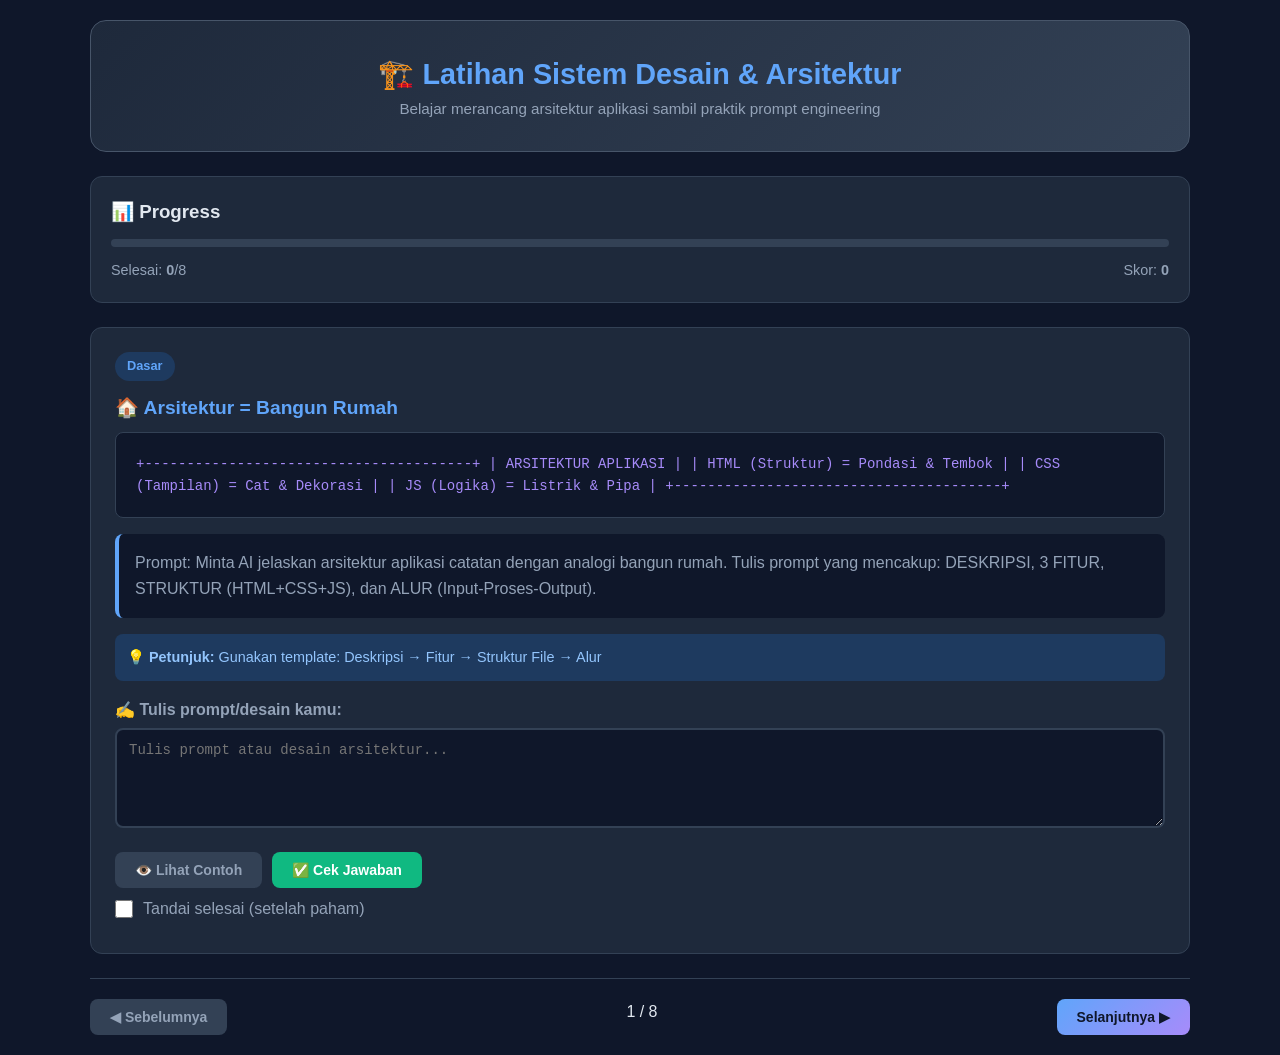
<file: prompting-fundamental/latihan-sistem-desain.html>
<!DOCTYPE html>
<html lang="id">
<head>
  <meta charset="UTF-8">
  <meta name="viewport" content="width=device-width, initial-scale=1.0">
  <title>🏗️ Latihan Sistem Desain & Arsitektur</title>
  <style>
    * { margin: 0; padding: 0; box-sizing: border-box; }
    body {
      font-family: -apple-system, BlinkMacSystemFont, 'Segoe UI', Roboto, sans-serif;
      background: #0f172a;
      color: #e2e8f0;
      line-height: 1.6;
      padding: 20px;
    }
    .container { max-width: 1100px; margin: 0 auto; }

    .header {
      text-align: center; padding: 30px 20px;
      background: linear-gradient(135deg, #1e293b, #334155);
      border-radius: 16px; margin-bottom: 24px;
      border: 1px solid #475569;
    }
    .header h1 { font-size: 1.8em; color: #60a5fa; }
    .header p { color: #94a3b8; font-size: 0.95em; }

    .progress-section {
      background: #1e293b; border-radius: 12px; padding: 20px; margin-bottom: 24px;
      border: 1px solid #334155;
    }
    .progress-bar { height: 8px; background: #334155; border-radius: 4px; overflow: hidden; margin: 12px 0; }
    .progress-fill { height: 100%; background: linear-gradient(90deg, #60a5fa, #a78bfa); border-radius: 4px; transition: width 0.5s ease; width: 0%; }
    .progress-stats { display: flex; justify-content: space-between; color: #94a3b8; font-size: 0.9em; }

    .soal-card {
      background: #1e293b; border-radius: 12px; padding: 24px; margin-bottom: 20px;
      border: 1px solid #334155; display: none;
    }
    .soal-card.active { display: block; animation: fadeIn 0.4s ease; }
    @keyframes fadeIn { from { opacity: 0; transform: translateY(20px); } to { opacity: 1; transform: translateY(0); } }

    .badge { display: inline-block; padding: 4px 12px; border-radius: 20px; font-size: 0.8em; font-weight: 600; margin-bottom: 12px; }
    .badge-dasar { background: #1e3a5f; color: #60a5fa; }
    .badge-menengah { background: #5b3a1e; color: #fbbf24; }
    .badge-lanjut { background: #5b1e2e; color: #f87171; }

    .soal-card h3 { font-size: 1.2em; margin-bottom: 8px; color: #60a5fa; }
    .soal-desc { color: #94a3b8; margin-bottom: 16px; padding: 16px; background: #0f172a; border-radius: 8px; border-left: 4px solid #60a5fa; }
    .soal-hint { background: #1e3a5f; padding: 12px; border-radius: 8px; margin-bottom: 16px; font-size: 0.9em; color: #93c5fd; }

    .diagram-area {
      background: #0f172a; border-radius: 8px; padding: 20px; margin-bottom: 16px;
      font-family: 'Consolas', 'Courier New', monospace; font-size: 14px;
      overflow-x: auto; border: 1px solid #334155; color: #a78bfa;
    }

    .prompt-area { margin: 16px 0; }
    .prompt-area label { display: block; font-weight: 600; margin-bottom: 6px; color: #94a3b8; }
    .prompt-area textarea {
      width: 100%; min-height: 100px; padding: 12px;
      border: 2px solid #334155; border-radius: 8px;
      background: #0f172a; color: #e2e8f0;
      font-family: 'Consolas', 'Courier New', monospace; font-size: 14px;
      resize: vertical; transition: border-color 0.2s;
    }
    .prompt-area textarea:focus { outline: none; border-color: #60a5fa; }

    .btn-group { display: flex; gap: 10px; flex-wrap: wrap; margin-top: 16px; }
    .btn {
      padding: 10px 20px; border: none; border-radius: 8px;
      font-size: 14px; font-weight: 600; cursor: pointer; transition: all 0.2s;
    }
    .btn-primary { background: linear-gradient(135deg, #60a5fa, #a78bfa); color: #0f172a; }
    .btn-primary:hover { transform: translateY(-1px); box-shadow: 0 4px 12px rgba(96,165,250,0.4); }
    .btn-secondary { background: #334155; color: #94a3b8; }
    .btn-secondary:hover { background: #475569; }
    .btn-success { background: #10b981; color: white; }
    .btn-warning { background: #f59e0b; color: #0f172a; }

    .feedback { margin-top: 16px; padding: 16px; border-radius: 8px; display: none; }
    .feedback.show { display: block; animation: fadeIn 0.3s ease; }
    .feedback-baik { background: #064e3b; border: 1px solid #10b981; color: #6ee7b7; }
    .feedback-kurang { background: #5b1e2e; border: 1px solid #f87171; color: #fca5a5; }

    .jawaban {
      margin-top: 12px; padding: 16px; background: #0f172a; color: #60a5fa;
      border-radius: 8px; font-family: 'Consolas', 'Courier New', monospace;
      font-size: 13px; white-space: pre-wrap; display: none; border: 1px solid #334155;
    }
    .jawaban.show { display: block; }

    .nav-buttons { display: flex; justify-content: space-between; margin-top: 24px; padding-top: 20px; border-top: 1px solid #334155; }

    .score-container { text-align: center; padding: 40px 20px; display: none; }
    .score-container.show { display: block; animation: fadeIn 0.6s ease; }
    .score-circle {
      width: 120px; height: 120px; border-radius: 50%;
      background: linear-gradient(135deg, #60a5fa, #a78bfa);
      display: flex; align-items: center; justify-content: center;
      margin: 20px auto; color: #0f172a; font-size: 2.5em; font-weight: bold;
    }

    .ceklis-item { display: flex; align-items: center; gap: 10px; padding: 8px 0; }
    .ceklis-item input[type="checkbox"] { width: 18px; height: 18px; accent-color: #60a5fa; }
    .ceklis-item label { cursor: pointer; color: #94a3b8; }
    .ceklis-item.selesai label { text-decoration: line-through; color: #475569; }

    @media (max-width: 600px) { .header h1 { font-size: 1.3em; } .soal-card { padding: 16px; } .btn { width: 100%; } }
  </style>
</head>
<body>
  <div class="container">
    <div class="header">
      <h1>🏗️ Latihan Sistem Desain & Arsitektur</h1>
      <p>Belajar merancang arsitektur aplikasi sambil praktik prompt engineering</p>
    </div>
    <div class="progress-section">
      <h3>📊 Progress</h3>
      <div class="progress-bar"><div class="progress-fill" id="progressFill"></div></div>
      <div class="progress-stats">
        <span>Selesai: <strong id="selesaiCount">0</strong>/<span id="totalSoal">8</span></span>
        <span>Skor: <strong id="skorDisplay">0</strong></span>
      </div>
    </div>
    <div id="soalContainer"></div>
    <div class="score-container" id="scoreContainer">
      <h2 style="color:#60a5fa;">🎉 Selamat! Kamu sudah menguasai dasar sistem desain!</h2>
      <div class="score-circle" id="scoreCircle">0%</div>
      <p id="scoreMessage" style="color:#94a3b8;">Sekarang kamu bisa merancang arsitektur aplikasi sambil prompting!</p>
      <button class="btn btn-primary" onclick="resetLatihan()">🔄 Ulangi Latihan</button>
    </div>
  </div>

  <script>
    const soalData = [
      { id: 1, title: "🏠 Arsitektur = Bangun Rumah", level: "Dasar", levelClass: "badge-dasar",
        diagram: "+---------------------------------------+\n|         ARSITEKTUR APLIKASI           |\n|  HTML (Struktur) = Pondasi & Tembok   |\n|  CSS (Tampilan)  = Cat & Dekorasi    |\n|  JS (Logika)     = Listrik & Pipa    |\n+---------------------------------------+",
        desc: "Prompt: Minta AI jelaskan arsitektur aplikasi catatan dengan analogi bangun rumah.\nTulis prompt yang mencakup: DESKRIPSI, 3 FITUR, STRUKTUR (HTML+CSS+JS), dan ALUR (Input-Proses-Output).",
        hint: "Gunakan template: Deskripsi → Fitur → Struktur File → Alur",
        jawabanContoh: "Saya ingin membuat aplikasi catatan.\n\nDESKRIPSI:\nAplikasi untuk menulis dan menyimpan catatan harian.\n\nFITUR:\n\u2022 Tambah catatan baru\n\u2022 Lihat daftar catatan\n\u2022 Hapus catatan\n\nSTRUKTUR:\n\u2022 index.html \u2192 struktur halaman\n\u2022 style.css \u2192 styling\n\u2022 app.js \u2192 logika\n\nALUR:\nINPUT: User menulis teks \u2192 klik Tambah\nPROSES: JS simpan ke array \u2192 render ulang\nOUTPUT: Catatan muncul di daftar" },
      { id: 2, title: "📥 Input \u2192 Proses \u2192 Output", level: "Dasar", levelClass: "badge-dasar",
        diagram: "+----------+     +----------+     +----------+\n|  INPUT   | --> |  PROSES  | --> |  OUTPUT  |\n| User     |     | Kode JS  |     | Tampilan |\n| klik/isi |     | ngitung  |     | di layar |\n+----------+     +----------+     +----------+",
        desc: "Untuk aplikasi KONVERSI SUHU, tuliskan:\n1. INPUT: apa yang user lakukan?\n2. PROSES: bagaimana JS memproses?\n3. OUTPUT: apa yang muncul?\nLalu buat prompt ke AI untuk bikin aplikasi ini dengan struktur Input-Proses-Output.",
        hint: "Pisahkan dengan jelas: INPUT (dari user), PROSES (di JS), OUTPUT (ke layar)",
        jawabanContoh: "INPUT:\n- User pilih jenis konversi (C\u2192F atau F\u2192C)\n- User masukkan angka suhu\n- User klik tombol 'Konversi'\n\nPROSES:\n- JS baca input user\n- Jika C\u2192F: (celcius x 9/5) + 32\n- Jika F\u2192C: (fahrenheit - 32) x 5/9\n- Bulatkan hasil 2 desimal\n\nOUTPUT:\n- Tampilkan hasil konversi\n- Contoh: '30\u00b0C = 86\u00b0F'" },
      { id: 3, title: "🔧 1 Function = 1 Tugas", level: "Dasar", levelClass: "badge-dasar",
        diagram: "+---------------------------------------+\n|  PRINSIP: 1 FUNCTION = 1 TUGAS       |\n|                                       |\n|  ❌ SATU FUNCTION BESAR:              |\n|  function handleSemua() {             |\n|    ambil data; validasi; hitung;      |\n|    simpan; tampilkan;                 |\n|  }                                    |\n|                                       |\n|  ✅ PISAH:                            |\n|  function ambilData() { ... }        |\n|  function validasi() { ... }         |\n|  function hitung() { ... }           |\n+---------------------------------------+",
        desc: "Buat prompt untuk aplikasi TODO LIST dengan FUNCTION TERPISAH:\n\u2022 tambahTugas(teks) \u2192 1 tugas: menambah\n\u2022 hapusTugas(id) \u2192 1 tugas: menghapus\n\u2022 toggleSelesai(id) \u2192 1 tugas: centang\n\u2022 renderTugas() \u2192 1 tugas: tampilkan\n\u2022 simpanData() \u2192 1 tugas: simpan ke localStorage",
        hint: "Sebutkan SETIAP function dengan jelas: [nama function] \u2192 [1 tugas spesifik]",
        jawabanContoh: "Buat aplikasi Todo List dengan function terpisah:\n\n1. tambahTugas(teks) \u2192 menambah tugas baru ke array\n2. hapusTugas(id) \u2192 menghapus tugas berdasarkan id\n3. toggleSelesai(id) \u2192 mengubah status selesai/belum\n4. renderTugas() \u2192 menampilkan semua tugas ke HTML\n5. simpanData() \u2192 menyimpan semua tugas ke localStorage\n\nSetiap function hanya mengerjakan SATU tugas. Satu function tidak boleh melakukan 2 hal sekaligus." },
      { id: 4, title: "📁 Struktur Folder Rapi", level: "Menengah", levelClass: "badge-menengah",
        diagram: "+---------------------------------------+\n|  STRUKTUR FOLDER APLIKASI             |\n|                                       |\n|  aplikasi-ku/                         |\n|  +-- index.html    (struktur)         |\n|  +-- style.css     (tampilan)         |\n|  +-- app.js        (logika utama)     |\n|                                       |\n|  UNTUK YANG LEBIH BESAR:              |\n|  +-- index.html                       |\n|  +-- css/style.css                    |\n|  +-- js/data.js                       |\n|  +-- js/utils.js                      |\n|  +-- js/components.js                 |\n|  +-- js/app.js                        |\n+---------------------------------------+",
        desc: "Prompt AI untuk merancang STRUKTUR FOLDER aplikasi MANAJEMEN KEUANGAN:\n\nMinta AI untuk:\n1. Tentukan file apa saja yang diperlukan\n2. Jelaskan isi masing-masing file\n3. Urutan load file (HTML harus load file dalam urutan yang benar)\n4. Contoh data dummy (3-5 transaksi)",
        hint: "Minta AI: 'JANGAN LANGSUNG KASIH KODE. Bantu desain struktur foldernya dulu.'",
        jawabanContoh: "Saya ingin membuat aplikasi Manajemen Keuangan.\n\nTOLONG JANGAN LANGSUNG NGASIH KODE.\n\nBantu desain struktur foldernya dulu:\n1. File apa saja yang diperlukan?\n2. Masing-masing file isinya apa?\n3. Bagaimana urutan load file di HTML?\n4. Berikan 3 contoh data dummy transaksi\n\nSetelah saya setuju, baru kita lanjut ke kode." },
      { id: 5, title: "💾 State Management Terpusat", level: "Menengah", levelClass: "badge-menengah",
        diagram: "+---------------------------------------+\n|  STATE MANAGEMENT: DATA DI 1 TEMPAT   |\n|                                       |\n|  const State = {                      |\n|    data: [],                          |\n|    tambah(item) { ... },              |\n|    hapus(id) { ... },                 |\n|    simpan() { ... },                  |\n|    render() { ... }                   |\n|  };                                   |\n|                                       |\n|  State.tambah(...) --> otomatis       |\n|  -> simpan ke localStorage            |\n|  -> render ulang UI                   |\n+---------------------------------------+",
        desc: "Buat prompt untuk aplikasi DAFTAR BELANJA dengan State Management:\n\nGunakan XML tags:\n<instructions>\n  Buat aplikasi daftar belanja dengan State object\n</instructions>\n\nBuat function di dalam State:\n\u2022 tambahItem(item)\n\u2022 hapusItem(id)\n\u2022 getTotal()\n\u2022 simpanData()\n\u2022 muatData()\n\u2022 render()",
        hint: "Gunakan XML tags dan minta State object dengan method terpisah",
        jawabanContoh: "<instructions>\n  Buat aplikasi daftar belanja dengan State management terpusat.\n  Semua data harus di 1 tempat (State object).\n</instructions>\n\n<structure>\n  State.tambahItem(item) \u2192 tambah ke array + simpan\n  State.hapusItem(id) \u2192 hapus dari array + simpan\n  State.getTotal() \u2192 hitung total harga\n  State.simpanData() \u2192 simpan ke localStorage\n  State.muatData() \u2192 load dari localStorage\n  State.render() \u2192 tampilkan ulang semua UI\n</structure>\n\n<rules>\n  - Jangan ada data di luar State object\n  - Setiap method hanya 1 tugas\n  - render() dipanggil otomatis setelah tambah/hapus\n</rules>" },
      { id: 6, title: "📐 Desain Arsitektur + Prompt Chaining", level: "Menengah", levelClass: "badge-menengah",
        diagram: "+---------------------------------------+\n|  PROMPT CHAINING UNTUK ARSITEKTUR    |\n|                                       |\n|  LANGKAH 1: Desain Arsitektur        |\n|  \"Bantu desain struktur aplikasi...\"  |\n|         |                            |\n|  LANGKAH 2: Implementasi Tahap 1    |\n|  \"Buat HTML structure...\"            |\n|         |                            |\n|  LANGKAH 3: Implementasi Tahap 2    |\n|  \"Tambahkan CSS styling...\"          |\n|         |                            |\n|  LANGKAH 4: Implementasi Tahap 3    |\n|  \"Tambahkan JavaScript logic...\"     |\n+---------------------------------------+",
        desc: "Buat 3 prompt BERTAHAP (chaining) untuk aplikasi PENGELOLA TUGAS:\n\nLANGKAH 1: Minta desain arsitektur (data, fitur, struktur, flow)\nLANGKAH 2: Minta HTML + CSS (berdasarkan desain)\nLANGKAH 3: Minta JavaScript + localStorage (berdasarkan desain)",
        hint: "Setiap prompt bergantung pada hasil prompt sebelumnya. Jangan minta semua dalam 1 prompt!",
        jawabanContoh: "LANGKAH 1:\n\"Saya mau bikin aplikasi Pengelola Tugas. Bantu desain:\n1. Struktur data (properti apa saja?)\n2. Fitur yang diperlukan\n3. Struktur file dan folder\n4. Flow: Input \u2192 Proses \u2192 Output\"\n\nLANGKAH 2:\n\"Berdasarkan desain di atas, buatkan:\n1. index.html dengan struktur halaman\n2. style.css dengan styling modern (warna biru/putih)\nPastikan form input, daftar tugas, dan tombol filter sudah ada.\"\n\nLANGKAH 3:\n\"Sekarang tambahkan JavaScript:\n\u2022 CRUD tugas (tambah, hapus, toggle selesai)\n\u2022 Simpan ke localStorage\n\u2022 Filter tugas (semua/aktif/selesai)\nSetiap function 1 tugas.\"" },
      { id: 7, title: "🏛️ Arsitektur Multi-File + Self-Correction", level: "Lanjut", levelClass: "badge-lanjut",
        diagram: "+---------------------------------------+\n|  ARSITEKTUR MULTI-FILE               |\n|                                       |\n|  dashboard-keuangan/                  |\n|  +-- index.html                       |\n|  +-- css/style.css                    |\n|  +-- js/                              |\n|  |   +-- data.js    (CRUD + storage)  |\n|  |   +-- utils.js   (format helpers)  |\n|  |   +-- components.js (UI render)    |\n|  |   +-- app.js     (main logic)      |\n|                                       |\n|  Setelah selesai, CEK:               |\n|  1. Semua function 1 tugas?          |\n|  2. Data terpusat?                    |\n|  3. Tidak ada kode duplikat?          |\n+---------------------------------------+",
        desc: "Buat prompt untuk DASHBOARD KEUANGAN dengan ARSITEKTUR MULTI-FILE + SELF-CORRECTION.\n\nMinta AI:\n1. Buat 5 file terpisah (index.html, style.css, data.js, utils.js, components.js, app.js)\n2. Setelah selesai, minta AI review sendiri:\n   - Apakah ada function yang punya lebih dari 1 tugas?\n   - Apakah ada kode duplikat?\n   - Apakah ada bug potensial?",
        hint: "Gabungkan arsitektur multi-file dengan self-correction (minta AI cek sendiri hasilnya)",
        jawabanContoh: "<instructions>\n  Buat aplikasi Dashboard Keuangan dengan arsitektur multi-file:\n</instructions>\n\n<files>\n  1. index.html \u2192 struktur halaman\n  2. css/style.css \u2192 styling\n  3. js/data.js \u2192 CRUD + localStorage\n  4. js/utils.js \u2192 formatRupiah, formatTanggal\n  5. js/components.js \u2192 render UI components\n  6. js/app.js \u2192 main logic\n</files>\n\n<features>\n  - CRUD transaksi (tambah, lihat, hapus)\n  - 4 kartu ringkasan (saldo, pemasukan, pengeluaran, total)\n  - Filter berdasarkan bulan dan kategori\n  - Export CSV\n</features>\n\n<verification>\n  Setelah selesai, periksa kembali:\n  1. Apakah setiap function hanya 1 tugas?\n  2. Apakah ada kode duplikat?\n  3. Apakah semua fitur berfungsi?\n  Perbaiki jika ada masalah.\n</verification>" },
      { id: 8, title: "🎪 Final Challenge: Arsitektur + Prompting Lengkap", level: "Lanjut", levelClass: "badge-lanjut",
        diagram: "+---------------------------------------+\n|  FINAL CHALLENGE                      |\n|                                       |\n|  Buat prompt LENGKAP dengan:         |\n|                                       |\n|  <persona> ... </persona>            |\n|  <instructions> ... </instructions>  |\n|  <reasoning> ... </reasoning>        |\n|  <structure> ... </structure>        |\n|  <examples> ... </examples>          |\n|  <verification> ... </verification>  |\n|                                       |\n|  TOPIK: APLIKASI CATATAN KEUANGAN    |\n|  (single user, localStorage)         |\n+---------------------------------------+",
        desc: "Buat 1 PROMPT LENGKAP untuk aplikasi CATATAN KEUANGAN dengan:\n\n1. <persona> Peran AI\n2. <instructions> Instruksi utama\n3. <reasoning> Minta AI jelaskan langkah2 dulu\n4. <structure> Struktur folder + function\n5. <examples> 1 contoh function\n6. <output_format> Format output (tabel + kode)\n7. <verification> Minta AI cek sendiri hasilnya\n\nFitur: tambah transaksi, lihat daftar, hapus, filter, total saldo",
        hint: "Gabungkan SEMUA yang sudah dipelajari: Persona + CoT + XML tags + Struktur + Self-Correction",
        jawabanContoh: "<persona>\n  Kamu adalah arsitek aplikasi web senior.\n</persona>\n\n<instructions>\n  Buat aplikasi Catatan Keuangan dengan struktur multi-file.\n</instructions>\n\n<reasoning>\n  Sebelum kode, jelaskan:\n  1. Struktur data transaksi\n  2. File apa saja yang diperlukan\n  3. Urutan pembuatan\n</reasoning>\n\n<structure>\n  index.html, css/style.css, js/data.js, js/components.js, js/app.js\n</structure>\n\n<features>\n  - Tambah transaksi (tanggal, kategori, jumlah, deskripsi)\n  - Lihat daftar transaksi\n  - Hapus transaksi\n  - Filter berdasarkan kategori\n  - Tampilkan total saldo\n  - Simpan ke localStorage\n</features>\n\n<examples>\n  <example>\n    Input: tambahTransaksi({ kategori: \"Makanan\", jumlah: 50000 })\n    Output: Transaksi muncul di daftar, saldo terupdate\n  </example>\n</examples>\n\n<output_format>\n  Berikan kode dalam file terpisah.\n  Setiap function hanya 1 tugas.\n</output_format>\n\n<verification>\n  Setelah selesai, cek:\n  1. Semua function 1 tugas?\n  2. Data tersimpan di localStorage?\n  3. Filter berfungsi?\n  Perbaiki jika ada masalah.\n</verification>" }
    ];

    let soalTerjawab = {};
    let skor = 0;
    let currentSoal = 0;

    function renderSoal() {
      const container = document.getElementById('soalContainer');
      container.innerHTML = '';
      document.getElementById('totalSoal').textContent = soalData.length;
      soalData.forEach((soal, index) => {
        const div = document.createElement('div');
        div.className = 'soal-card' + (index === 0 ? ' active' : '');
        div.id = `soal-${index}`;
        div.innerHTML = `
          <span class="badge ${soal.levelClass}">${soal.level}</span>
          <h3>${soal.title}</h3>
          <div class="diagram-area">${soal.diagram}</div>
          <div class="soal-desc">${soal.desc}</div>
          <div class="soal-hint"><strong>💡 Petunjuk:</strong> ${soal.hint}</div>
          <div class="prompt-area">
            <label for="jawaban-${index}">✍️ Tulis prompt/desain kamu:</label>
            <textarea id="jawaban-${index}" placeholder="Tulis prompt atau desain arsitektur..." oninput="checkProgress()"></textarea>
          </div>
          <div class="btn-group">
            <button class="btn btn-secondary" onclick="toggleJawaban(${index})">👁️ Lihat Contoh</button>
            <button class="btn btn-success" onclick="nilaiJawaban(${index})">✅ Cek Jawaban</button>
          </div>
          <div class="jawaban" id="jawaban-${index}-contoh"><strong>📝 Contoh:</strong> ${soal.jawabanContoh}</div>
          <div class="feedback" id="feedback-${index}"></div>
          <div class="ceklis-item" id="ceklis-${index}">
            <input type="checkbox" id="cek-${index}" onchange="checkProgress()">
            <label for="cek-${index}">Tandai selesai (setelah paham)</label>
          </div>`;
        container.appendChild(div);
      });
    }

    function showSoal(index) {
      document.querySelectorAll('.soal-card').forEach((card, i) => card.classList.toggle('active', i === index));
      currentSoal = index;
      const counter = document.getElementById('soalCounter');
      if (counter) counter.textContent = `${index + 1} / ${soalData.length}`;
    }
    function prevSoal() { if (currentSoal > 0) showSoal(currentSoal - 1); }
    function nextSoal() { if (currentSoal < soalData.length - 1) showSoal(currentSoal + 1); }

    function toggleJawaban(index) {
      document.getElementById(`jawaban-${index}-contoh`).classList.toggle('show');
    }

    function nilaiJawaban(index) {
      const textarea = document.getElementById(`jawaban-${index}`);
      const feedback = document.getElementById(`feedback-${index}`);
      const jawaban = textarea.value.trim();
      let poin = 0, pesan = '', saran = [];

      if (jawaban.length < 30) {
        pesan = '❌ Masih terlalu pendek. Jelaskan lebih detail!';
        saran.push('Tambahkan struktur folder yang jelas');
        saran.push('Sebutkan function-function yang diperlukan');
      } else { poin += 1; pesan = '✅ Panjang sudah cukup!'; }

      if (jawaban.includes('input') || jawaban.includes('INPUT')) { poin += 1; pesan += '<br>✅ Ada bagian INPUT!'; }
      else saran.push('Tambahkan bagian INPUT');

      if (jawaban.includes('proses') || jawaban.includes('PROSES')) { poin += 1; pesan += '<br>✅ Ada bagian PROSES!'; }
      else saran.push('Tambahkan bagian PROSES');

      if (jawaban.includes('output') || jawaban.includes('OUTPUT')) { poin += 1; pesan += '<br>✅ Ada bagian OUTPUT!'; }
      else saran.push('Tambahkan bagian OUTPUT');

      if (jawaban.includes('fitur') || jawaban.includes('FITUR')) { poin += 1; pesan += '<br>✅ Ada daftar fitur!'; }
      else saran.push('Tambahkan daftar fitur');

      if (jawaban.includes('index.html') || jawaban.includes('.js') || jawaban.includes('.css')) {
        poin += 1; pesan += '<br>✅ Ada struktur file!';
      } else saran.push('Sebutkan file-file yang diperlukan (.html, .css, .js)');

      if (poin >= 4) {
        feedback.className = 'feedback show feedback-baik';
        feedback.innerHTML = `<p>${pesan}</p><p>🎉 Desain arsitektur yang bagus! Coba prompt ini ke AI.</p>`;
        simpanSkor(index, 2);
      } else {
        feedback.className = 'feedback show feedback-kurang';
        feedback.innerHTML = `<p>${pesan}</p><p>💪 Masih kurang:</p><ul>${saran.map(s => `<li>${s}</li>`).join('')}</ul><p>Lihat contoh untuk referensi.</p>`;
        simpanSkor(index, 1);
      }
      checkProgress();
    }

    function simpanSkor(index, nilai) {
      if (!soalTerjawab[index] || soalTerjawab[index] < nilai) soalTerjawab[index] = nilai;
      updateSkor();
    }

    function updateSkor() {
      let total = 0;
      for (let i = 0; i < soalData.length; i++) total += soalTerjawab[i] || 0;
      skor = total;
      document.getElementById('skorDisplay').textContent = skor + '/' + (soalData.length * 2);
    }

    function checkProgress() {
      let selesai = 0;
      for (let i = 0; i < soalData.length; i++) {
        const cek = document.getElementById(`cek-${i}`);
        if (cek && cek.checked) { selesai++; document.getElementById(`ceklis-${i}`).classList.add('selesai'); }
      }
      document.getElementById('selesaiCount').textContent = selesai;
      document.getElementById('progressFill').style.width = (selesai / soalData.length * 100) + '%';
      if (selesai === soalData.length) showScore();
    }

    function showScore() {
      document.getElementById('scoreContainer').classList.add('show');
      const pct = Math.round((skor / (soalData.length * 2)) * 100);
      document.getElementById('scoreCircle').textContent = pct + '%';
      const msgs = ['💪 Ayo semangat! Coba ulangi.', '👍 Lumayan, tingkatkan lagi.', '🌟 Bagus! Hampir sempurna!', '🏆 Arsitek handal! Kamu siap bikin aplikasi kompleks!'];
      document.getElementById('scoreMessage').textContent = msgs[Math.min(3, Math.floor(pct / 25))];
    }

    function resetLatihan() {
      soalTerjawab = {}; skor = 0;
      document.getElementById('scoreContainer').classList.remove('show');
      document.getElementById('progressFill').style.width = '0%';
      document.getElementById('selesaiCount').textContent = '0';
      document.getElementById('skorDisplay').textContent = '0';
      soalData.forEach((_, i) => {
        const ta = document.getElementById(`jawaban-${i}`); if (ta) ta.value = '';
        const fb = document.getElementById(`feedback-${i}`); if (fb) fb.className = 'feedback';
        const ck = document.getElementById(`cek-${i}`); if (ck) ck.checked = false;
        const cl = document.getElementById(`ceklis-${i}`); if (cl) cl.classList.remove('selesai');
        const ct = document.getElementById(`jawaban-${i}-contoh`); if (ct) ct.classList.remove('show');
      });
      showSoal(0);
    }

    renderSoal();
    document.addEventListener('DOMContentLoaded', () => {
      const container = document.getElementById('soalContainer');
      const nav = document.createElement('div');
      nav.className = 'nav-buttons';
      nav.innerHTML = `<button class="btn btn-secondary" onclick="prevSoal()">◀ Sebelumnya</button><span id="soalCounter">1 / ${soalData.length}</span><button class="btn btn-primary" onclick="nextSoal()">Selanjutnya ▶</button>`;
      container.appendChild(nav);
    });
  </script>
</body>
</html>
</file>
<file: prompting-fundamental/proyek/03-dashboard-keuangan/css/style.css>
* { margin: 0; padding: 0; box-sizing: border-box; }

body {
  font-family: -apple-system, BlinkMacSystemFont, 'Segoe UI', Roboto, sans-serif;
  background: #f0f4f8;
  color: #1a1a2e;
  line-height: 1.6;
  min-height: 100vh;
}

.container { max-width: 1100px; margin: 0 auto; padding: 20px; }

/* Header */
.header {
  text-align: center;
  padding: 30px 20px;
  background: linear-gradient(135deg, #1a1a2e, #16213e);
  border-radius: 16px;
  color: white;
  margin-bottom: 24px;
  box-shadow: 0 10px 30px rgba(0,0,0,0.2);
}
.header h1 { font-size: 1.8em; margin-bottom: 4px; }
.header p { opacity: 0.8; font-size: 0.95em; }

/* Ringkasan Cards */
.ringkasan {
  display: grid;
  grid-template-columns: repeat(auto-fit, minmax(200px, 1fr));
  gap: 16px;
  margin-bottom: 24px;
}
.kartu-ringkasan {
  padding: 20px;
  border-radius: 12px;
  color: white;
  box-shadow: 0 4px 15px rgba(0,0,0,0.1);
  transition: transform 0.2s, box-shadow 0.2s;
}
.kartu-ringkasan:hover { transform: translateY(-3px); box-shadow: 0 8px 25px rgba(0,0,0,0.15); }
.kartu-icon { font-size: 1.8em; margin-bottom: 8px; }
.kartu-label { font-size: 0.85em; opacity: 0.9; margin-bottom: 4px; }
.kartu-angka { font-size: 1.5em; font-weight: bold; }

/* Aksi Cepat */
.aksi-cepat {
  display: flex;
  gap: 10px;
  flex-wrap: wrap;
  margin-bottom: 20px;
  align-items: center;
}

/* Buttons */
.btn {
  padding: 10px 20px;
  border: none;
  border-radius: 8px;
  font-size: 14px;
  font-weight: 600;
  cursor: pointer;
  transition: all 0.2s;
}
.btn:hover { transform: translateY(-1px); }
.btn-primary { background: linear-gradient(135deg, #667eea, #764ba2); color: white; }
.btn-primary:hover { box-shadow: 0 4px 12px rgba(102,126,234,0.4); }
.btn-secondary { background: #e2e8f0; color: #475569; }
.btn-secondary:hover { background: #cbd5e1; }
.btn-danger { background: linear-gradient(135deg, #E74C3C, #EF5350); color: white; }
.btn-danger:hover { box-shadow: 0 4px 12px rgba(231,76,60,0.4); }

.filter-select {
  padding: 10px 14px;
  border: 2px solid #e2e8f0;
  border-radius: 8px;
  font-size: 14px;
  background: white;
  cursor: pointer;
}
.filter-select:focus { outline: none; border-color: #667eea; }

/* Card */
.card {
  background: white;
  border-radius: 12px;
  padding: 20px;
  margin-bottom: 20px;
  box-shadow: 0 2px 8px rgba(0,0,0,0.08);
}
.card h3 { margin-bottom: 16px; color: #1a1a2e; font-size: 1.1em; }

/* Form */
.form-section { margin-bottom: 20px; animation: slideDown 0.3s ease; }
@keyframes slideDown { from { opacity: 0; transform: translateY(-20px); } to { opacity: 1; transform: translateY(0); } }
.form-row { display: flex; gap: 16px; margin-bottom: 12px; }
.form-group { flex: 1; margin-bottom: 12px; }
.form-group label { display: block; margin-bottom: 6px; color: #475569; font-weight: 500; font-size: 0.9em; }
.form-group input, .form-group select {
  width: 100%; padding: 10px 12px; border: 2px solid #e2e8f0;
  border-radius: 8px; font-size: 14px; transition: border-color 0.2s;
}
.form-group input:focus, .form-group select:focus { outline: none; border-color: #667eea; }
.form-actions { display: flex; gap: 10px; margin-top: 8px; }

/* Dual Section */
.dual-section { display: flex; gap: 20px; margin-bottom: 20px; }
@media (max-width: 768px) { .dual-section { flex-direction: column; } }

/* Grafik */
#grafikChart { display: block; margin: 0 auto 16px; }
#grafikLegenda { display: flex; flex-wrap: wrap; gap: 8px; justify-content: center; }
.legenda-item { display: flex; align-items: center; gap: 6px; font-size: 0.85em; padding: 4px 10px; background: #f8fafc; border-radius: 20px; }
.legenda-warna { width: 12px; height: 12px; border-radius: 50%; }

/* Transaksi Terbaru */
#transaksiTerbaru { max-height: 280px; overflow-y: auto; }
.item-terbaru {
  display: flex; justify-content: space-between; align-items: center;
  padding: 10px 0; border-bottom: 1px solid #f1f5f9;
}
.item-terbaru:last-child { border-bottom: none; }
.item-terbaru .item-info { flex: 1; }
.item-terbaru .item-deskripsi { font-size: 0.9em; font-weight: 500; }
.item-terbaru .item-tanggal { font-size: 0.8em; color: #94a3b8; }
.item-terbaru .item-jumlah { font-weight: 600; font-size: 0.95em; }

/* Tabel */
.tabel-header { display: flex; justify-content: space-between; align-items: center; flex-wrap: wrap; gap: 12px; margin-bottom: 16px; }
.tabel-filter { display: flex; gap: 6px; }
.btn-filter {
  padding: 6px 14px; border: 2px solid #e2e8f0; background: white;
  border-radius: 20px; cursor: pointer; font-size: 13px; transition: all 0.2s;
}
.btn-filter:hover { border-color: #667eea; color: #667eea; }
.btn-filter.active { background: #667eea; color: white; border-color: #667eea; }

.tabel-wrapper { overflow-x: auto; }
.tabel { width: 100%; border-collapse: collapse; }
.tabel th {
  background: #f8fafc; padding: 12px; text-align: left;
  font-size: 0.85em; color: #64748b; font-weight: 600;
  border-bottom: 2px solid #e2e8f0;
}
.tabel td { padding: 12px; border-bottom: 1px solid #f1f5f9; font-size: 0.9em; }
.tabel tr:hover td { background: #f8fafc; }
.tabel .jumlah-pemasukan { color: #27AE60; font-weight: 600; }
.tabel .jumlah-pengeluaran { color: #E74C3C; font-weight: 600; }

.btn-hapus {
  padding: 4px 10px; border: none; border-radius: 6px;
  background: #fee2e2; color: #dc2626; cursor: pointer;
  font-size: 12px; font-weight: 600; transition: all 0.2s;
}
.btn-hapus:hover { background: #fecaca; }

.empty-state { text-align: center; padding: 40px 20px; color: #94a3b8; }
.empty-icon { font-size: 3em; margin-bottom: 12px; }

.text-muted { color: #94a3b8; }
</file>
